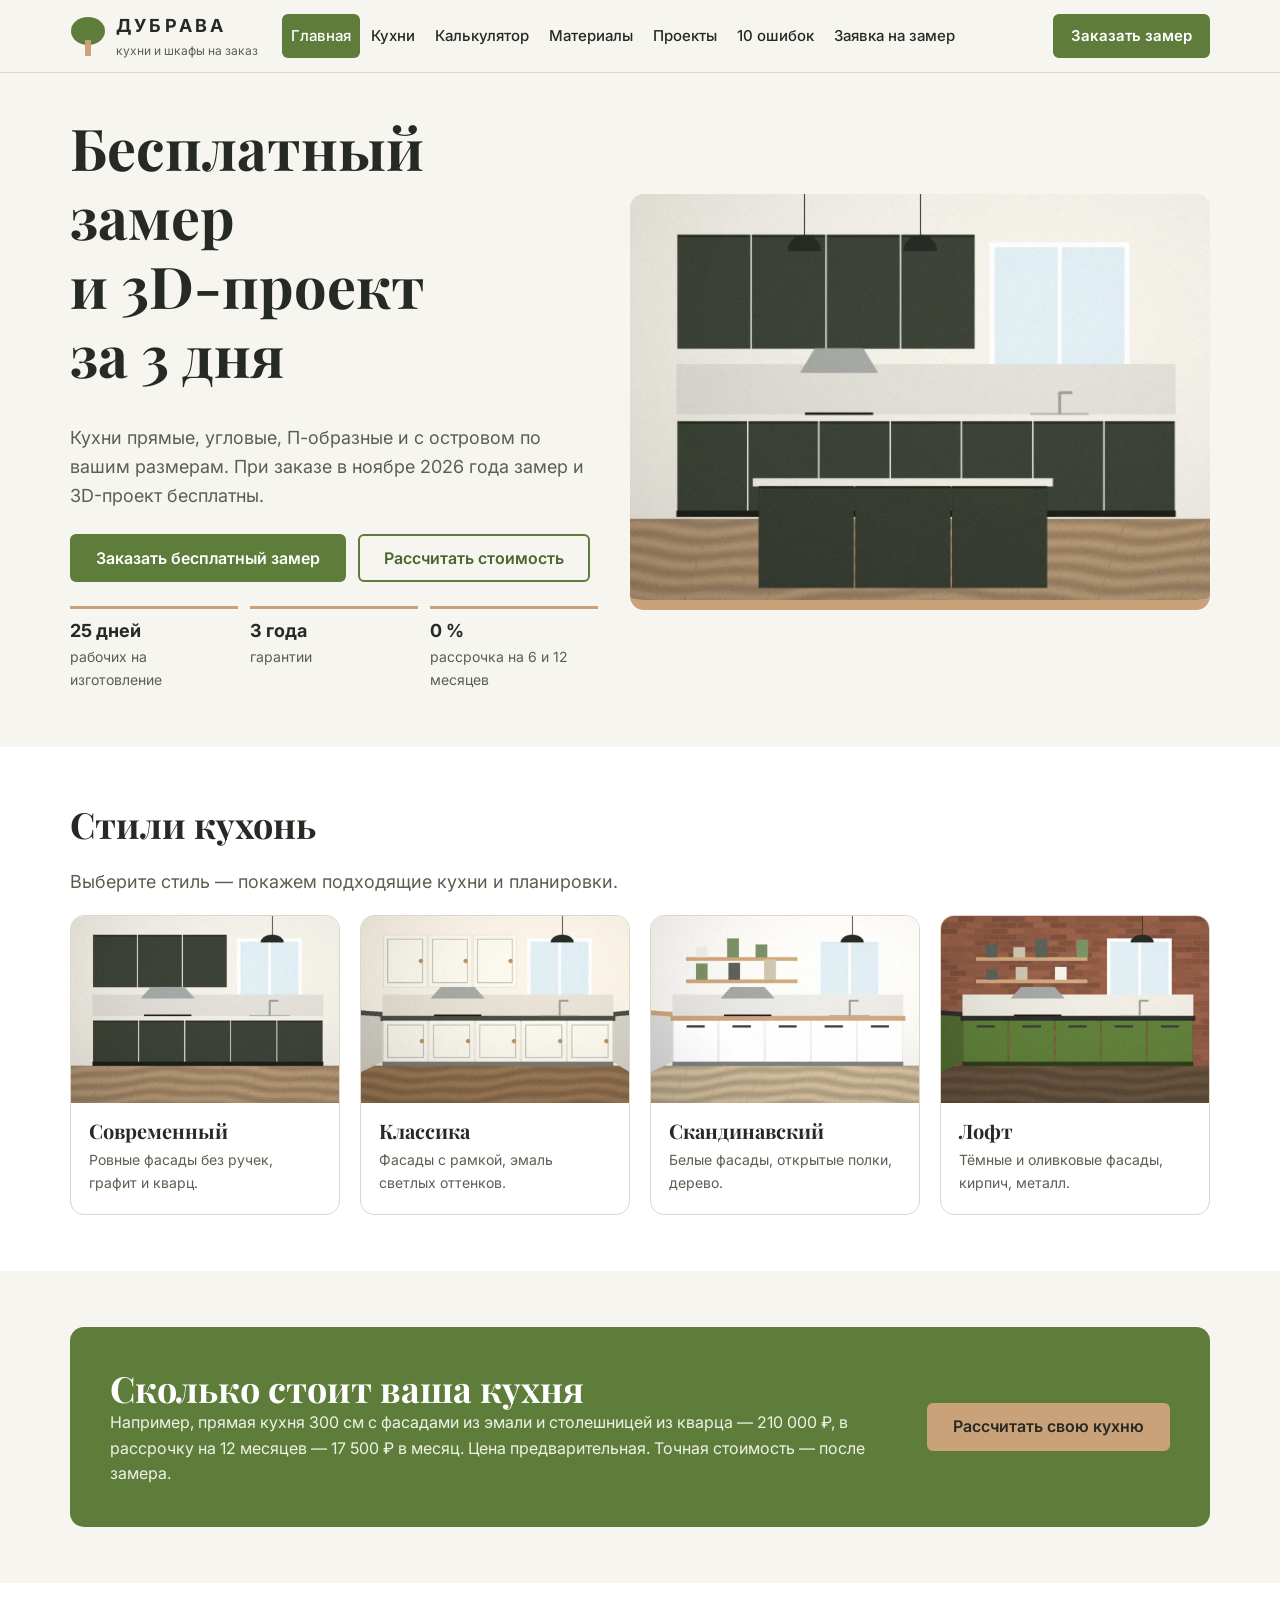
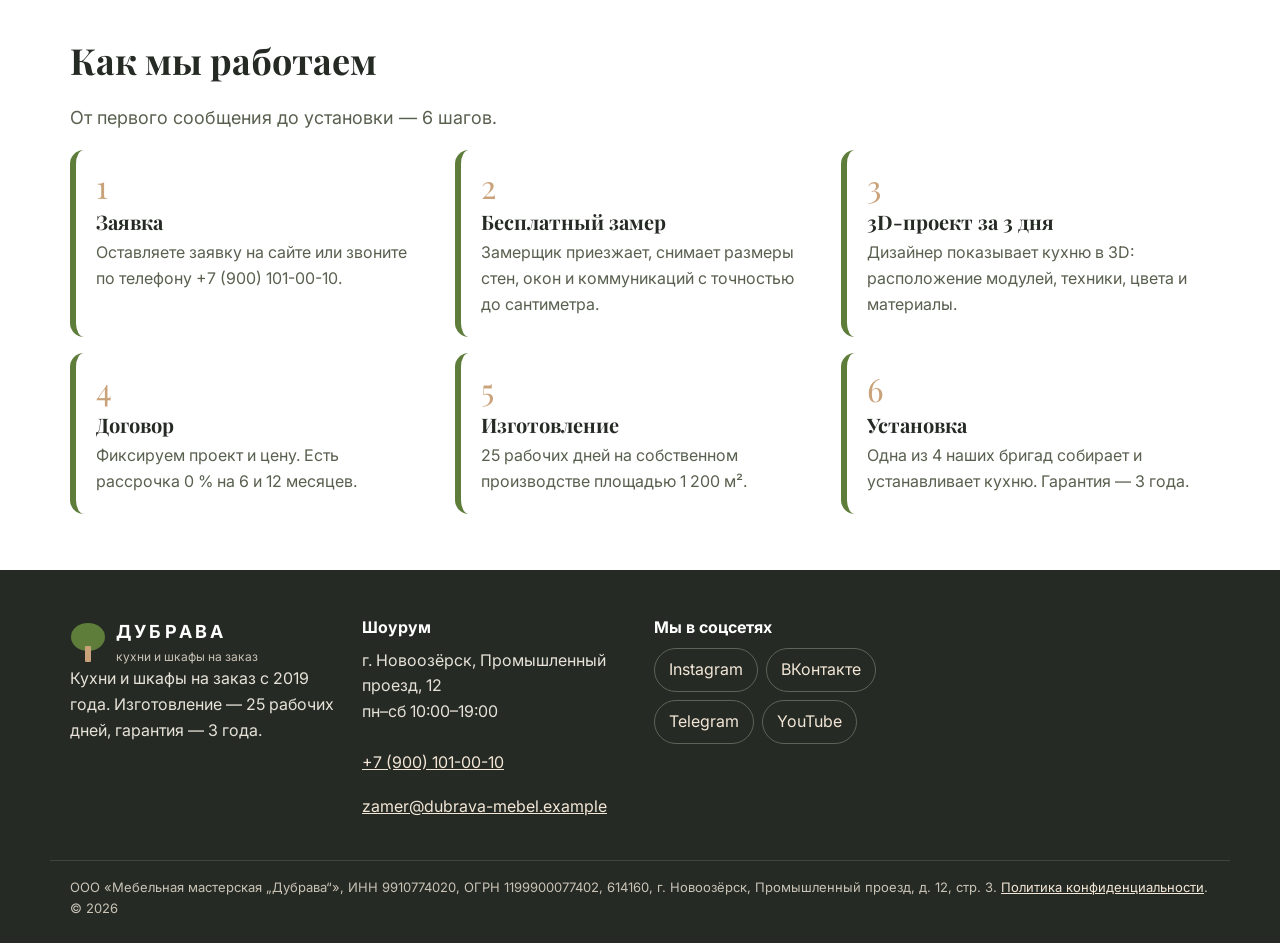
<file: index.html>
<!DOCTYPE html>
<html lang="ru">
<head>
<meta charset="utf-8">
<!-- Тег Google (gtag.js) ресурса GA4 «ДУБРАВА — сайт» -->
<script async src="https://www.googletagmanager.com/gtag/js?id=G-V7QHEY63GM"></script>
<script>
  window.dataLayer = window.dataLayer || [];
  function gtag(){dataLayer.push(arguments);}
  gtag('js', new Date());
  gtag('config', 'G-V7QHEY63GM');
</script>
<meta name="viewport" content="width=device-width, initial-scale=1">
<title>Кухни на заказ «Дубрава» — бесплатный замер и 3D-проект за 3 дня</title>
<meta name="description" content="Кухни прямые, угловые, П-образные и с островом на заказ. Изготовление 25 рабочих дней, гарантия 3 года, рассрочка 0 %. Бесплатный замер и 3D-проект в ноябре 2026.">
<meta property="og:type" content="website">
<meta property="og:locale" content="ru_RU">
<meta property="og:site_name" content="Дубрава — кухни и шкафы на заказ">
<meta property="og:title" content="Кухни на заказ «Дубрава» — бесплатный замер и 3D-проект за 3 дня">
<meta property="og:description" content="Кухни прямые, угловые, П-образные и с островом на заказ. Изготовление 25 рабочих дней, гарантия 3 года, рассрочка 0 %. Бесплатный замер и 3D-проект в ноябре 2026.">
<meta property="og:url" content="https://tz-10-kuhni-dubrava.vercel.app/">
<meta property="og:image" content="https://tz-10-kuhni-dubrava.vercel.app/img/og.jpg">
<meta property="og:image:width" content="1200">
<meta property="og:image:height" content="630">
<meta name="theme-color" content="#5E7D3A">
<link rel="icon" href="favicon.ico" sizes="any">
<link rel="preconnect" href="https://fonts.googleapis.com">
<link rel="preconnect" href="https://fonts.gstatic.com" crossorigin>
<link rel="stylesheet" href="https://fonts.googleapis.com/css2?family=Inter:wght@400;500;600;700&amp;family=Playfair+Display:wght@700&amp;display=swap">
<link rel="stylesheet" href="css/style.css">
</head>
<body>
<a class="skip-link" href="#main">Перейти к содержанию</a>
<header class="site-header">
  <div class="wrap header-in">
    <a class="logo" href="index.html" aria-label="Дубрава — на главную"><svg viewBox="0 0 36 40" aria-hidden="true"><ellipse cx="18" cy="15" rx="17" ry="14" fill="#5E7D3A"/><rect x="15" y="24" width="6" height="16" rx="1" fill="#C9A27A"/></svg><span><b>ДУБРАВА</b><small>кухни и шкафы на заказ</small></span></a>
    <nav id="menu" class="nav" aria-label="Основное меню"><ul><li><a href="index.html" class="is-active" aria-current="page">Главная</a></li><li><a href="kitchens.html">Кухни</a></li><li><a href="calculator.html">Калькулятор</a></li><li><a href="materials.html">Материалы</a></li><li><a href="projects.html">Проекты</a></li><li><a href="mistakes.html">10 ошибок</a></li><li><a href="contacts.html">Заявка на замер</a></li></ul></nav>
    <a class="header-phone" href="tel:+79001010010" data-event="contact_click" data-contact-type="phone" data-page-section="header">+7 (900) 101-00-10</a>
    <a class="btn btn-sm" href="contacts.html" data-event="cta_click" data-button-name="header_measure" data-page-section="header">Заказать замер</a>
    <button class="burger" type="button" aria-expanded="false" aria-controls="menu" aria-label="Открыть меню"><span></span></button>
  </div>
</header>
<main id="main">

<section class="hero" aria-labelledby="hero-title">
  <div class="wrap hero-grid">
    <div>
      <h1 id="hero-title">Бесплатный замер и&nbsp;3D&#8209;проект за&nbsp;3&nbsp;дня</h1>
      <p class="lead">Кухни прямые, угловые, П-образные и с островом по вашим размерам. При заказе в ноябре 2026 года замер и 3D-проект бесплатны.</p>
      <div class="hero-actions">
        <a class="btn" href="contacts.html" data-event="cta_click" data-button-name="hero_measure" data-page-section="hero">Заказать бесплатный замер</a>
        <a class="btn btn-outline" href="calculator.html">Рассчитать стоимость</a>
      </div>
      <ul class="facts">
        <li><b>25 дней</b>рабочих на изготовление</li>
        <li><b>3 года</b>гарантии</li>
        <li><b>0 %</b>рассрочка на 6 и 12 месяцев</li>
      </ul>
    </div>
    <div class="hero-photo"><img src="img/hero.webp" alt="Кухня с островом: графитовые фасады, светлая столешница, подвесные светильники" width="1200" height="840" decoding="async" fetchpriority="high"></div>
  </div>
</section>

<section class="section section-white" aria-labelledby="styles-title">
  <div class="wrap">
    <h2 id="styles-title">Стили кухонь</h2>
    <p class="lead">Выберите стиль — покажем подходящие кухни и планировки.</p>
    <div class="grid">
      <a class="card style-card" href="kitchens.html?style=modern" data-event="style_filter" data-style="modern" data-layout="all" data-page-section="styles">
        <img src="img/kitchen-olive.webp" alt="Кухня в стиле «современный»" width="800" height="560" loading="lazy" decoding="async">
        <div class="card-body"><h3>Современный</h3><p class="card-meta">Ровные фасады без ручек, графит и кварц.</p></div>
      </a>
      <a class="card style-card" href="kitchens.html?style=classic" data-event="style_filter" data-style="classic" data-layout="all" data-page-section="styles">
        <img src="img/kitchen-klassika.webp" alt="Кухня в стиле «классика»" width="800" height="560" loading="lazy" decoding="async">
        <div class="card-body"><h3>Классика</h3><p class="card-meta">Фасады с рамкой, эмаль светлых оттенков.</p></div>
      </a>
      <a class="card style-card" href="kitchens.html?style=scandi" data-event="style_filter" data-style="scandi" data-layout="all" data-page-section="styles">
        <img src="img/kitchen-dub.webp" alt="Кухня в стиле «скандинавский»" width="800" height="560" loading="lazy" decoding="async">
        <div class="card-body"><h3>Скандинавский</h3><p class="card-meta">Белые фасады, открытые полки, дерево.</p></div>
      </a>
      <a class="card style-card" href="kitchens.html?style=loft" data-event="style_filter" data-style="loft" data-layout="all" data-page-section="styles">
        <img src="img/kitchen-fabrika.webp" alt="Кухня в стиле «лофт»" width="800" height="560" loading="lazy" decoding="async">
        <div class="card-body"><h3>Лофт</h3><p class="card-meta">Тёмные и оливковые фасады, кирпич, металл.</p></div>
      </a>
    </div>
  </div>
</section>

<section class="section" aria-labelledby="calc-title">
  <div class="wrap">
    <div class="callout">
      <div>
        <h2 id="calc-title">Сколько стоит ваша кухня</h2>
        <p>Например, прямая кухня 300 см с фасадами из эмали и столешницей из кварца — 210 000 ₽, в рассрочку на 12 месяцев — 17 500 ₽ в месяц. Цена предварительная. Точная стоимость — после замера.</p>
      </div>
      <a class="btn btn-oak" href="calculator.html" data-event="cta_click" data-button-name="calc_teaser" data-page-section="calculator">Рассчитать свою кухню</a>
    </div>
  </div>
</section>

<section class="section section-white" aria-labelledby="how-title">
  <div class="wrap">
    <h2 id="how-title">Как мы работаем</h2>
    <p class="lead">От первого сообщения до установки — 6 шагов.</p>
    <ol class="steps"><li><h3>Заявка</h3><p>Оставляете заявку на сайте или звоните по телефону +7 (900) 101-00-10.</p></li><li><h3>Бесплатный замер</h3><p>Замерщик приезжает, снимает размеры стен, окон и коммуникаций с точностью до сантиметра.</p></li><li><h3>3D-проект за 3 дня</h3><p>Дизайнер показывает кухню в 3D: расположение модулей, техники, цвета и материалы.</p></li><li><h3>Договор</h3><p>Фиксируем проект и цену. Есть рассрочка 0 % на 6 и 12 месяцев.</p></li><li><h3>Изготовление</h3><p>25 рабочих дней на собственном производстве площадью 1 200 м².</p></li><li><h3>Установка</h3><p>Одна из 4 наших бригад собирает и устанавливает кухню. Гарантия — 3 года.</p></li></ol>
  </div>
</section>
</main>
<footer class="site-footer">
  <div class="wrap footer-grid">
    <div>
      <a class="logo" href="index.html" aria-label="Дубрава — на главную"><svg viewBox="0 0 36 40" aria-hidden="true"><ellipse cx="18" cy="15" rx="17" ry="14" fill="#5E7D3A"/><rect x="15" y="24" width="6" height="16" rx="1" fill="#C9A27A"/></svg><span><b>ДУБРАВА</b><small>кухни и шкафы на заказ</small></span></a>
      <p>Кухни и шкафы на заказ с 2019 года. Изготовление — 25 рабочих дней, гарантия — 3 года.</p>
    </div>
    <div class="footer-contact">
      <h2 class="footer-h">Шоурум</h2>
      <p>г. Новоозёрск, Промышленный проезд, 12<br>пн–сб 10:00–19:00</p>
      <a href="tel:+79001010010" data-event="contact_click" data-contact-type="phone" data-page-section="footer">+7 (900) 101-00-10</a><br>
      <a href="mailto:zamer@dubrava-mebel.example" data-event="contact_click" data-contact-type="email" data-page-section="footer">zamer@dubrava-mebel.example</a>
    </div>
    <div>
      <h2 class="footer-h">Мы в соцсетях</h2>
      <ul class="social"><li><a href="https://www.instagram.com/dubrava_kitchens/" target="_blank" rel="noopener" data-event="social_click" data-network="instagram" data-page-section="footer">Instagram</a></li><li><a href="https://vk.com/dubrava_kitchens" target="_blank" rel="noopener" data-event="social_click" data-network="vk" data-page-section="footer">ВКонтакте</a></li><li><a href="https://t.me/dubrava_kitchens" target="_blank" rel="noopener" data-event="social_click" data-network="telegram" data-page-section="footer">Telegram</a></li><li><a href="https://www.youtube.com/@dubrava_kitchens" target="_blank" rel="noopener" data-event="social_click" data-network="youtube" data-page-section="footer">YouTube</a></li></ul>
    </div>
  </div>
  <div class="wrap footer-legal">
    ООО «Мебельная мастерская „Дубрава“», ИНН 9910774020, ОГРН 1199900077402, 614160, г. Новоозёрск, Промышленный проезд, д. 12, стр. 3.
    <a href="privacy.html">Политика конфиденциальности</a>. © 2026
  </div>
</footer>
<script src="js/analytics.js" defer></script>
<script src="js/main.js" defer></script>
</body>
</html>
</file>
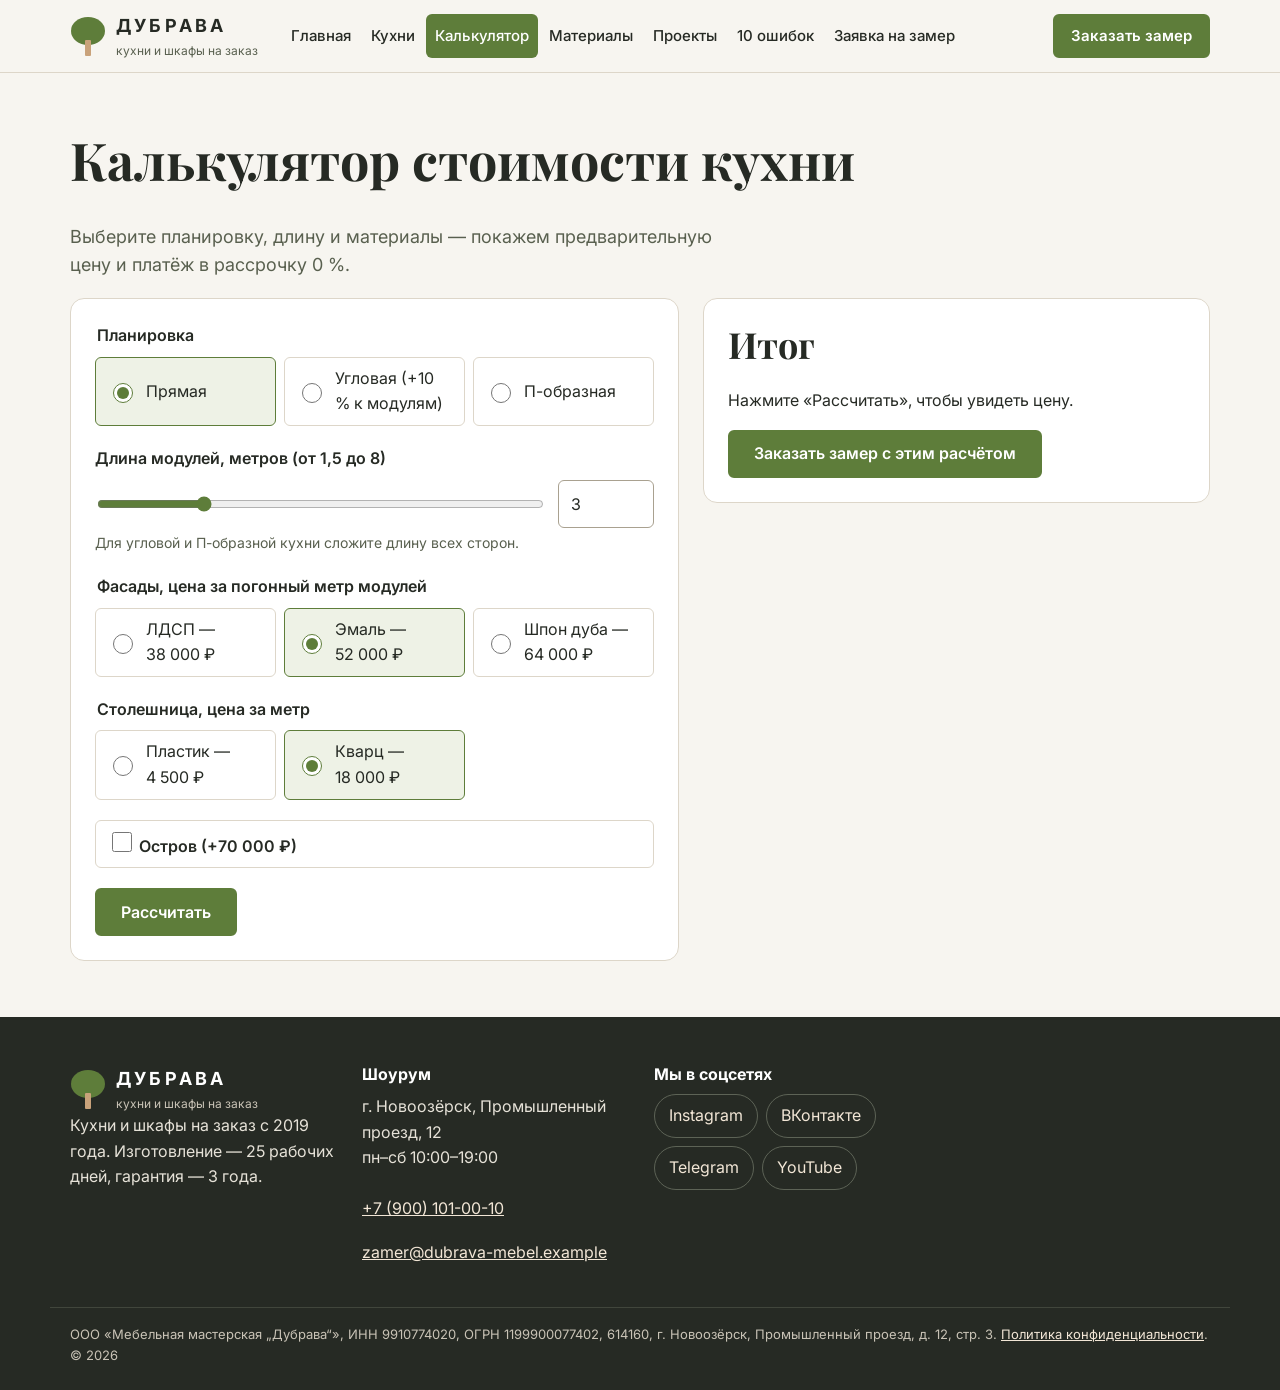
<file: calculator.html>
<!DOCTYPE html>
<html lang="ru">
<head>
<meta charset="utf-8">
<!-- Тег Google (gtag.js) ресурса GA4 «ДУБРАВА — сайт» -->
<script async src="https://www.googletagmanager.com/gtag/js?id=G-V7QHEY63GM"></script>
<script>
  window.dataLayer = window.dataLayer || [];
  function gtag(){dataLayer.push(arguments);}
  gtag('js', new Date());
  gtag('config', 'G-V7QHEY63GM');
</script>
<meta name="viewport" content="width=device-width, initial-scale=1">
<title>Калькулятор стоимости кухни — «Дубрава»</title>
<meta name="description" content="Рассчитайте предварительную стоимость кухни: планировка, длина, фасады из ЛДСП, эмали или шпона дуба, столешница, остров. Платёж в рассрочку 0 % на 6 и 12 месяцев.">
<meta property="og:type" content="website">
<meta property="og:locale" content="ru_RU">
<meta property="og:site_name" content="Дубрава — кухни и шкафы на заказ">
<meta property="og:title" content="Калькулятор стоимости кухни — «Дубрава»">
<meta property="og:description" content="Рассчитайте предварительную стоимость кухни: планировка, длина, фасады из ЛДСП, эмали или шпона дуба, столешница, остров. Платёж в рассрочку 0 % на 6 и 12 месяцев.">
<meta property="og:url" content="https://tz-10-kuhni-dubrava.vercel.app/calculator.html">
<meta property="og:image" content="https://tz-10-kuhni-dubrava.vercel.app/img/og.jpg">
<meta property="og:image:width" content="1200">
<meta property="og:image:height" content="630">
<meta name="theme-color" content="#5E7D3A">
<link rel="icon" href="favicon.ico" sizes="any">
<link rel="preconnect" href="https://fonts.googleapis.com">
<link rel="preconnect" href="https://fonts.gstatic.com" crossorigin>
<link rel="stylesheet" href="https://fonts.googleapis.com/css2?family=Inter:wght@400;500;600;700&amp;family=Playfair+Display:wght@700&amp;display=swap">
<link rel="stylesheet" href="css/style.css">
</head>
<body>
<a class="skip-link" href="#main">Перейти к содержанию</a>
<header class="site-header">
  <div class="wrap header-in">
    <a class="logo" href="index.html" aria-label="Дубрава — на главную"><svg viewBox="0 0 36 40" aria-hidden="true"><ellipse cx="18" cy="15" rx="17" ry="14" fill="#5E7D3A"/><rect x="15" y="24" width="6" height="16" rx="1" fill="#C9A27A"/></svg><span><b>ДУБРАВА</b><small>кухни и шкафы на заказ</small></span></a>
    <nav id="menu" class="nav" aria-label="Основное меню"><ul><li><a href="index.html">Главная</a></li><li><a href="kitchens.html">Кухни</a></li><li><a href="calculator.html" class="is-active" aria-current="page">Калькулятор</a></li><li><a href="materials.html">Материалы</a></li><li><a href="projects.html">Проекты</a></li><li><a href="mistakes.html">10 ошибок</a></li><li><a href="contacts.html">Заявка на замер</a></li></ul></nav>
    <a class="header-phone" href="tel:+79001010010" data-event="contact_click" data-contact-type="phone" data-page-section="header">+7 (900) 101-00-10</a>
    <a class="btn btn-sm" href="contacts.html" data-event="cta_click" data-button-name="header_measure" data-page-section="header">Заказать замер</a>
    <button class="burger" type="button" aria-expanded="false" aria-controls="menu" aria-label="Открыть меню"><span></span></button>
  </div>
</header>
<main id="main">

<section class="section" aria-labelledby="c-title">
  <div class="wrap">
    <h1 id="c-title">Калькулятор стоимости кухни</h1>
    <p class="lead">Выберите планировку, длину и материалы — покажем предварительную цену и платёж в рассрочку 0 %.</p>
    <div class="calc">
      <form id="calc-form" class="panel" novalidate>
        <fieldset class="field"><legend>Планировка</legend>
          <div class="options"><label class="option"><input type="radio" name="layout" value="straight" checked> Прямая</label><label class="option"><input type="radio" name="layout" value="corner"> Угловая (+10 % к модулям)</label><label class="option"><input type="radio" name="layout" value="u_shape"> П-образная</label></div>
        </fieldset>
        <div class="field">
          <label for="length">Длина модулей, метров (от 1,5 до 8)</label>
          <div class="length-row">
            <input type="range" id="length-range" min="1.5" max="8" step="0.1" value="3" aria-label="Длина модулей, ползунок">
            <input type="number" id="length" name="length" min="1.5" max="8" step="0.1" value="3" inputmode="decimal" aria-describedby="length-error">
          </div>
          <p class="hint">Для угловой и П-образной кухни сложите длину всех сторон.</p>
          <p class="error-text" id="length-error" aria-live="polite"></p>
        </div>
        <fieldset class="field"><legend>Фасады, цена за погонный метр модулей</legend>
          <div class="options"><label class="option"><input type="radio" name="facade" value="ldsp"> ЛДСП — 38&nbsp;000&nbsp;₽</label><label class="option"><input type="radio" name="facade" value="emal" checked> Эмаль — 52&nbsp;000&nbsp;₽</label><label class="option"><input type="radio" name="facade" value="oak"> Шпон дуба — 64&nbsp;000&nbsp;₽</label></div>
        </fieldset>
        <fieldset class="field"><legend>Столешница, цена за метр</legend>
          <div class="options"><label class="option"><input type="radio" name="top" value="plastic"> Пластик — 4&nbsp;500&nbsp;₽</label><label class="option"><input type="radio" name="top" value="quartz" checked> Кварц — 18&nbsp;000&nbsp;₽</label></div>
        </fieldset>
        <div class="field">
          <label class="option"><input type="checkbox" name="island" value="yes"> Остров (+70&nbsp;000&nbsp;₽)</label>
        </div>
        <button class="btn" type="submit">Рассчитать</button>
      </form>

      <div class="panel result" aria-live="polite">
        <h2>Итог</h2>
        <div id="calc-result" hidden>
          <p class="total" id="total"></p>
          <p class="formula" id="formula"></p>
          <p class="disclaimer">Цена предварительная. Точная стоимость — после замера.</p>
          <h3>Рассрочка 0 %</h3>
          <div class="months">
            <button type="button" class="month-btn" aria-pressed="false" data-event="installment_click" data-months="6">6 месяцев <b id="pay-6"></b></button>
            <button type="button" class="month-btn" aria-pressed="false" data-event="installment_click" data-months="12">12 месяцев <b id="pay-12"></b></button>
          </div>
        </div>
        <p id="calc-placeholder">Нажмите «Рассчитать», чтобы увидеть цену.</p>
        <a class="btn" id="calc-order" href="contacts.html" data-event="cta_click" data-button-name="calc_order" data-page-section="result">Заказать замер с этим расчётом</a>
      </div>
    </div>
  </div>
</section>
</main>
<footer class="site-footer">
  <div class="wrap footer-grid">
    <div>
      <a class="logo" href="index.html" aria-label="Дубрава — на главную"><svg viewBox="0 0 36 40" aria-hidden="true"><ellipse cx="18" cy="15" rx="17" ry="14" fill="#5E7D3A"/><rect x="15" y="24" width="6" height="16" rx="1" fill="#C9A27A"/></svg><span><b>ДУБРАВА</b><small>кухни и шкафы на заказ</small></span></a>
      <p>Кухни и шкафы на заказ с 2019 года. Изготовление — 25 рабочих дней, гарантия — 3 года.</p>
    </div>
    <div class="footer-contact">
      <h2 class="footer-h">Шоурум</h2>
      <p>г. Новоозёрск, Промышленный проезд, 12<br>пн–сб 10:00–19:00</p>
      <a href="tel:+79001010010" data-event="contact_click" data-contact-type="phone" data-page-section="footer">+7 (900) 101-00-10</a><br>
      <a href="mailto:zamer@dubrava-mebel.example" data-event="contact_click" data-contact-type="email" data-page-section="footer">zamer@dubrava-mebel.example</a>
    </div>
    <div>
      <h2 class="footer-h">Мы в соцсетях</h2>
      <ul class="social"><li><a href="https://www.instagram.com/dubrava_kitchens/" target="_blank" rel="noopener" data-event="social_click" data-network="instagram" data-page-section="footer">Instagram</a></li><li><a href="https://vk.com/dubrava_kitchens" target="_blank" rel="noopener" data-event="social_click" data-network="vk" data-page-section="footer">ВКонтакте</a></li><li><a href="https://t.me/dubrava_kitchens" target="_blank" rel="noopener" data-event="social_click" data-network="telegram" data-page-section="footer">Telegram</a></li><li><a href="https://www.youtube.com/@dubrava_kitchens" target="_blank" rel="noopener" data-event="social_click" data-network="youtube" data-page-section="footer">YouTube</a></li></ul>
    </div>
  </div>
  <div class="wrap footer-legal">
    ООО «Мебельная мастерская „Дубрава“», ИНН 9910774020, ОГРН 1199900077402, 614160, г. Новоозёрск, Промышленный проезд, д. 12, стр. 3.
    <a href="privacy.html">Политика конфиденциальности</a>. © 2026
  </div>
</footer>
<script src="js/analytics.js" defer></script>
<script src="js/main.js" defer></script>
<script src="js/calculator.js" defer></script>
</body>
</html>
</file>
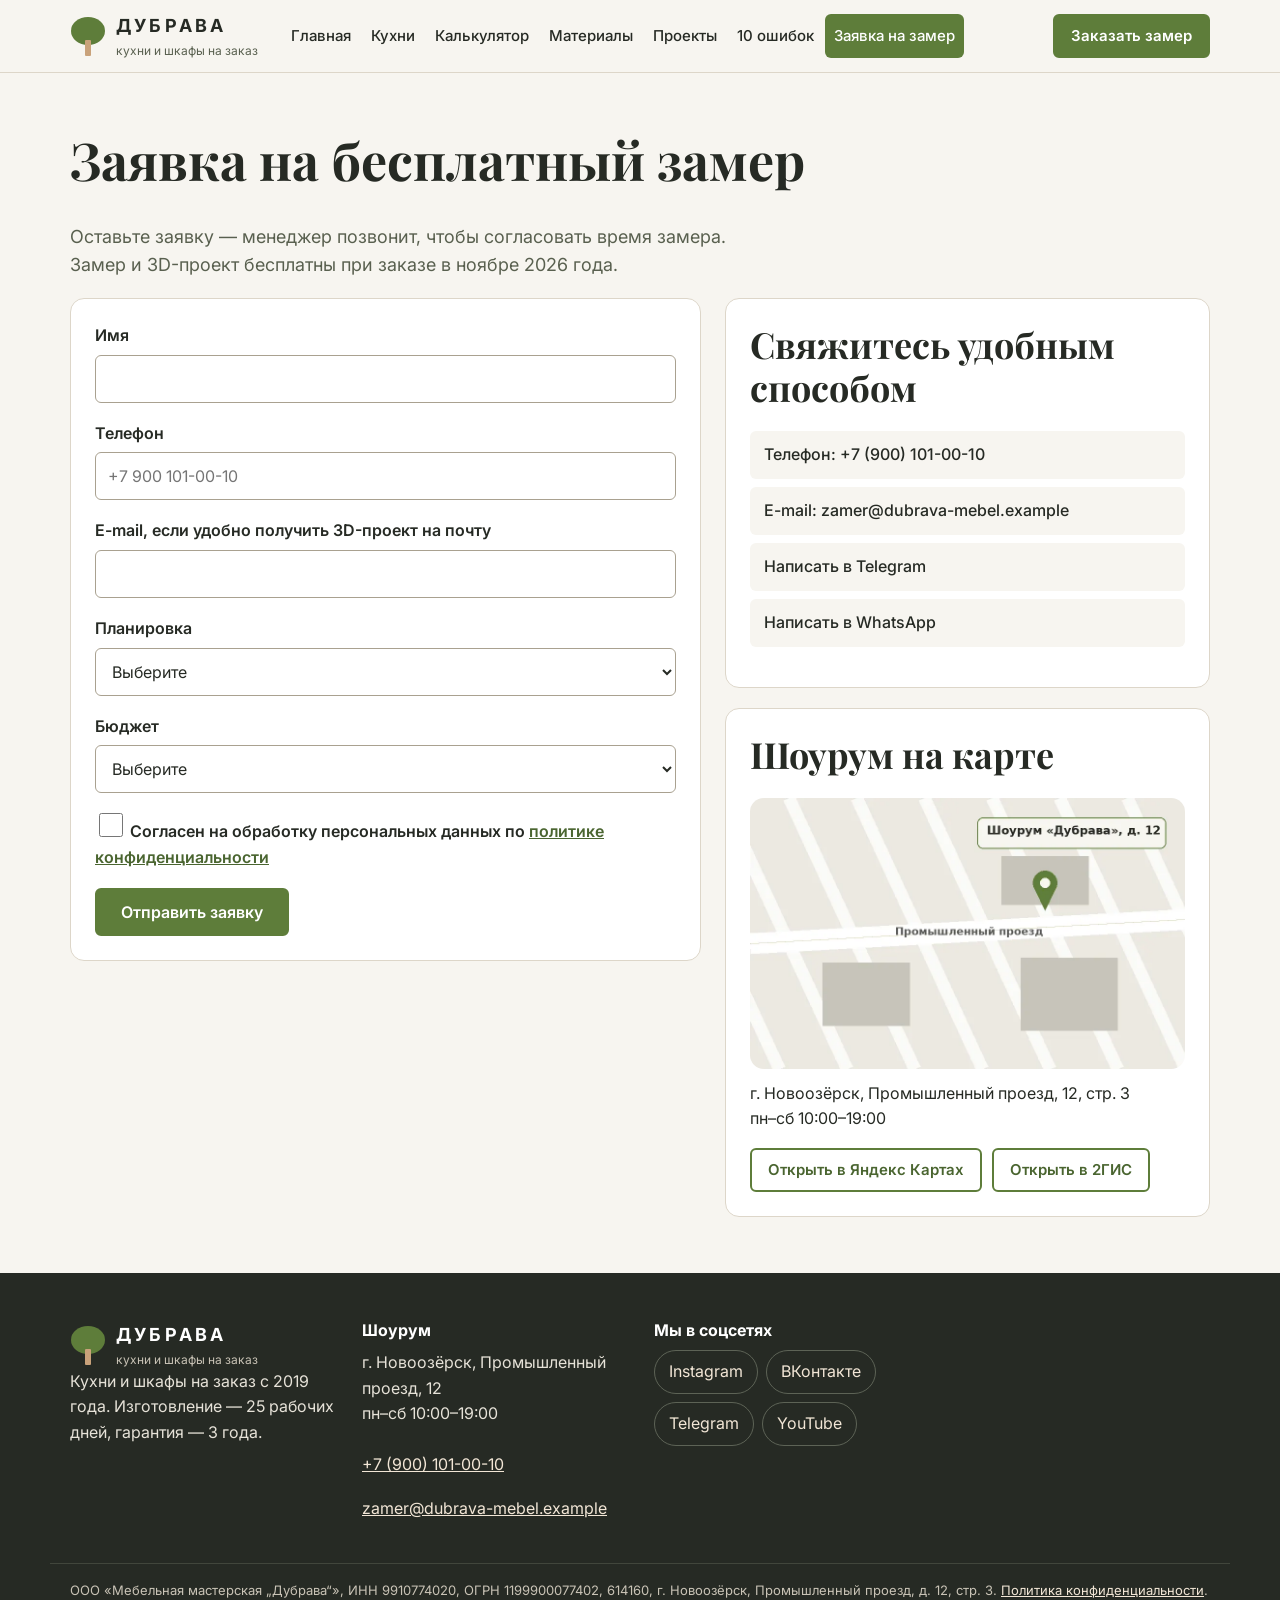
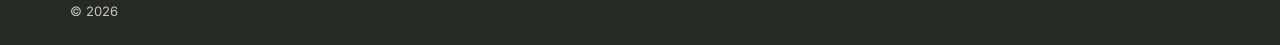
<file: contacts.html>
<!DOCTYPE html>
<html lang="ru">
<head>
<meta charset="utf-8">
<!-- Тег Google (gtag.js) ресурса GA4 «ДУБРАВА — сайт» -->
<script async src="https://www.googletagmanager.com/gtag/js?id=G-V7QHEY63GM"></script>
<script>
  window.dataLayer = window.dataLayer || [];
  function gtag(){dataLayer.push(arguments);}
  gtag('js', new Date());
  gtag('config', 'G-V7QHEY63GM');
</script>
<meta name="viewport" content="width=device-width, initial-scale=1">
<title>Заявка на бесплатный замер кухни — «Дубрава»</title>
<meta name="description" content="Оставьте заявку на бесплатный замер и 3D-проект кухни за 3 дня. Телефон +7 (900) 101-00-10, Telegram, WhatsApp. Шоурум: Промышленный проезд, 12, пн–сб 10:00–19:00.">
<meta property="og:type" content="website">
<meta property="og:locale" content="ru_RU">
<meta property="og:site_name" content="Дубрава — кухни и шкафы на заказ">
<meta property="og:title" content="Заявка на бесплатный замер кухни — «Дубрава»">
<meta property="og:description" content="Оставьте заявку на бесплатный замер и 3D-проект кухни за 3 дня. Телефон +7 (900) 101-00-10, Telegram, WhatsApp. Шоурум: Промышленный проезд, 12, пн–сб 10:00–19:00.">
<meta property="og:url" content="https://tz-10-kuhni-dubrava.vercel.app/contacts.html">
<meta property="og:image" content="https://tz-10-kuhni-dubrava.vercel.app/img/og.jpg">
<meta property="og:image:width" content="1200">
<meta property="og:image:height" content="630">
<meta name="theme-color" content="#5E7D3A">
<link rel="icon" href="favicon.ico" sizes="any">
<link rel="preconnect" href="https://fonts.googleapis.com">
<link rel="preconnect" href="https://fonts.gstatic.com" crossorigin>
<link rel="stylesheet" href="https://fonts.googleapis.com/css2?family=Inter:wght@400;500;600;700&amp;family=Playfair+Display:wght@700&amp;display=swap">
<link rel="stylesheet" href="css/style.css">
</head>
<body>
<a class="skip-link" href="#main">Перейти к содержанию</a>
<header class="site-header">
  <div class="wrap header-in">
    <a class="logo" href="index.html" aria-label="Дубрава — на главную"><svg viewBox="0 0 36 40" aria-hidden="true"><ellipse cx="18" cy="15" rx="17" ry="14" fill="#5E7D3A"/><rect x="15" y="24" width="6" height="16" rx="1" fill="#C9A27A"/></svg><span><b>ДУБРАВА</b><small>кухни и шкафы на заказ</small></span></a>
    <nav id="menu" class="nav" aria-label="Основное меню"><ul><li><a href="index.html">Главная</a></li><li><a href="kitchens.html">Кухни</a></li><li><a href="calculator.html">Калькулятор</a></li><li><a href="materials.html">Материалы</a></li><li><a href="projects.html">Проекты</a></li><li><a href="mistakes.html">10 ошибок</a></li><li><a href="contacts.html" class="is-active" aria-current="page">Заявка на замер</a></li></ul></nav>
    <a class="header-phone" href="tel:+79001010010" data-event="contact_click" data-contact-type="phone" data-page-section="header">+7 (900) 101-00-10</a>
    <a class="btn btn-sm" href="contacts.html" data-event="cta_click" data-button-name="header_measure" data-page-section="header">Заказать замер</a>
    <button class="burger" type="button" aria-expanded="false" aria-controls="menu" aria-label="Открыть меню"><span></span></button>
  </div>
</header>
<main id="main">

<section class="section" aria-labelledby="ct-title">
  <div class="wrap">
    <h1 id="ct-title">Заявка на бесплатный замер</h1>
    <p class="lead">Оставьте заявку — менеджер позвонит, чтобы согласовать время замера. Замер и 3D-проект бесплатны при заказе в ноябре 2026 года.</p>
    <div class="two-cols">
      <form id="lead-form" class="panel" novalidate aria-labelledby="ct-title">
        <p class="form-message" id="form-message" role="alert" hidden></p>
        <div class="form-row">
          <label for="name">Имя</label>
          <input type="text" id="name" name="name" autocomplete="name" maxlength="60" aria-describedby="name-error">
          <p class="error-text" id="name-error"></p>
        </div>
        <div class="form-row">
          <label for="phone">Телефон</label>
          <input type="tel" id="phone" name="phone" autocomplete="tel" inputmode="tel" placeholder="+7 900 101-00-10" maxlength="20" aria-describedby="phone-error">
          <p class="error-text" id="phone-error"></p>
        </div>
        <div class="form-row">
          <label for="email">E-mail, если удобно получить 3D-проект на почту</label>
          <input type="email" id="email" name="email" autocomplete="email" maxlength="100" aria-describedby="email-error">
          <p class="error-text" id="email-error"></p>
        </div>
        <div class="form-row">
          <label for="layout">Планировка</label>
          <select id="layout" name="layout" aria-describedby="layout-error"><option value="">Выберите</option><option value="straight">Прямая</option><option value="corner">Угловая</option><option value="u_shape">П-образная</option><option value="island">С островом</option></select>
          <p class="error-text" id="layout-error"></p>
        </div>
        <div class="form-row">
          <label for="budget">Бюджет</label>
          <select id="budget" name="budget" aria-describedby="budget-error"><option value="">Выберите</option><option value="to_300k">До 300 000 ₽</option><option value="300_500k">300 000 – 500 000 ₽</option><option value="over_500k">Больше 500 000 ₽</option><option value="unknown">Пока не знаю</option></select>
          <p class="error-text" id="budget-error"></p>
        </div>
        <div class="form-row calc-chip" id="calc-info" hidden>
          <span>Расчёт калькулятора: <b id="calc-value"></b></span>
          <button type="button" class="btn btn-sm btn-outline" id="calc-reset">Убрать расчёт</button>
        </div>
        <input type="hidden" name="calc_price" value="">
        <input type="hidden" name="request_id" value="">
        <input type="hidden" name="utm_source" value="">
        <input type="hidden" name="utm_medium" value="">
        <input type="hidden" name="utm_campaign" value="">
        <input type="hidden" name="utm_content" value="">
        <div class="form-row">
          <label class="consent"><input type="checkbox" id="consent" name="consent" aria-describedby="consent-error"> <span>Согласен на обработку персональных данных по <a href="privacy.html" target="_blank">политике конфиденциальности</a></span></label>
          <p class="error-text" id="consent-error"></p>
        </div>
        <button class="btn" type="submit">Отправить заявку</button>
      </form>

      <div>
        <div class="panel">
          <h2>Свяжитесь удобным способом</h2>
          <ul class="contact-list">
            <li><a href="tel:+79001010010" data-event="contact_click" data-contact-type="phone" data-page-section="contacts">Телефон: +7 (900) 101-00-10</a></li>
            <li><a href="mailto:zamer@dubrava-mebel.example" data-event="contact_click" data-contact-type="email" data-page-section="contacts">E-mail: zamer@dubrava-mebel.example</a></li>
            <li><a href="https://t.me/dubrava_sales" target="_blank" rel="noopener" data-event="messenger_click" data-messenger="telegram">Написать в Telegram</a></li>
            <li><a href="https://wa.me/79001010010" target="_blank" rel="noopener" data-event="messenger_click" data-messenger="whatsapp">Написать в WhatsApp</a></li>
          </ul>
        </div>
        <div class="panel map-box" style="margin-top:20px">
          <h2>Шоурум на карте</h2>
          <img src="img/map-showroom.webp" alt="Схема проезда: шоурум «Дубрава» на Промышленном проезде, 12" width="900" height="560" loading="lazy" decoding="async">
          <p style="margin-top:12px">г. Новоозёрск, Промышленный проезд, 12, стр. 3<br>пн–сб 10:00–19:00</p>
          <div class="actions">
            <a class="btn btn-sm btn-outline" href="https://yandex.ru/maps/?text=%D0%9D%D0%BE%D0%B2%D0%BE%D0%BE%D0%B7%D1%91%D1%80%D1%81%D0%BA%2C%20%D0%9F%D1%80%D0%BE%D0%BC%D1%8B%D1%88%D0%BB%D0%B5%D0%BD%D0%BD%D1%8B%D0%B9%20%D0%BF%D1%80%D0%BE%D0%B5%D0%B7%D0%B4%2C%2012" target="_blank" rel="noopener" data-event="map_open" data-map-service="yandex">Открыть в Яндекс Картах</a>
            <a class="btn btn-sm btn-outline" href="https://2gis.ru/search/%D0%9F%D1%80%D0%BE%D0%BC%D1%8B%D1%88%D0%BB%D0%B5%D0%BD%D0%BD%D1%8B%D0%B9%20%D0%BF%D1%80%D0%BE%D0%B5%D0%B7%D0%B4%2012" target="_blank" rel="noopener" data-event="map_open" data-map-service="2gis">Открыть в 2ГИС</a>
          </div>
        </div>
      </div>
    </div>
  </div>
</section>
</main>
<footer class="site-footer">
  <div class="wrap footer-grid">
    <div>
      <a class="logo" href="index.html" aria-label="Дубрава — на главную"><svg viewBox="0 0 36 40" aria-hidden="true"><ellipse cx="18" cy="15" rx="17" ry="14" fill="#5E7D3A"/><rect x="15" y="24" width="6" height="16" rx="1" fill="#C9A27A"/></svg><span><b>ДУБРАВА</b><small>кухни и шкафы на заказ</small></span></a>
      <p>Кухни и шкафы на заказ с 2019 года. Изготовление — 25 рабочих дней, гарантия — 3 года.</p>
    </div>
    <div class="footer-contact">
      <h2 class="footer-h">Шоурум</h2>
      <p>г. Новоозёрск, Промышленный проезд, 12<br>пн–сб 10:00–19:00</p>
      <a href="tel:+79001010010" data-event="contact_click" data-contact-type="phone" data-page-section="footer">+7 (900) 101-00-10</a><br>
      <a href="mailto:zamer@dubrava-mebel.example" data-event="contact_click" data-contact-type="email" data-page-section="footer">zamer@dubrava-mebel.example</a>
    </div>
    <div>
      <h2 class="footer-h">Мы в соцсетях</h2>
      <ul class="social"><li><a href="https://www.instagram.com/dubrava_kitchens/" target="_blank" rel="noopener" data-event="social_click" data-network="instagram" data-page-section="footer">Instagram</a></li><li><a href="https://vk.com/dubrava_kitchens" target="_blank" rel="noopener" data-event="social_click" data-network="vk" data-page-section="footer">ВКонтакте</a></li><li><a href="https://t.me/dubrava_kitchens" target="_blank" rel="noopener" data-event="social_click" data-network="telegram" data-page-section="footer">Telegram</a></li><li><a href="https://www.youtube.com/@dubrava_kitchens" target="_blank" rel="noopener" data-event="social_click" data-network="youtube" data-page-section="footer">YouTube</a></li></ul>
    </div>
  </div>
  <div class="wrap footer-legal">
    ООО «Мебельная мастерская „Дубрава“», ИНН 9910774020, ОГРН 1199900077402, 614160, г. Новоозёрск, Промышленный проезд, д. 12, стр. 3.
    <a href="privacy.html">Политика конфиденциальности</a>. © 2026
  </div>
</footer>
<script src="js/analytics.js" defer></script>
<script src="js/main.js" defer></script>
<script src="js/form.js" defer></script>
</body>
</html>
</file>
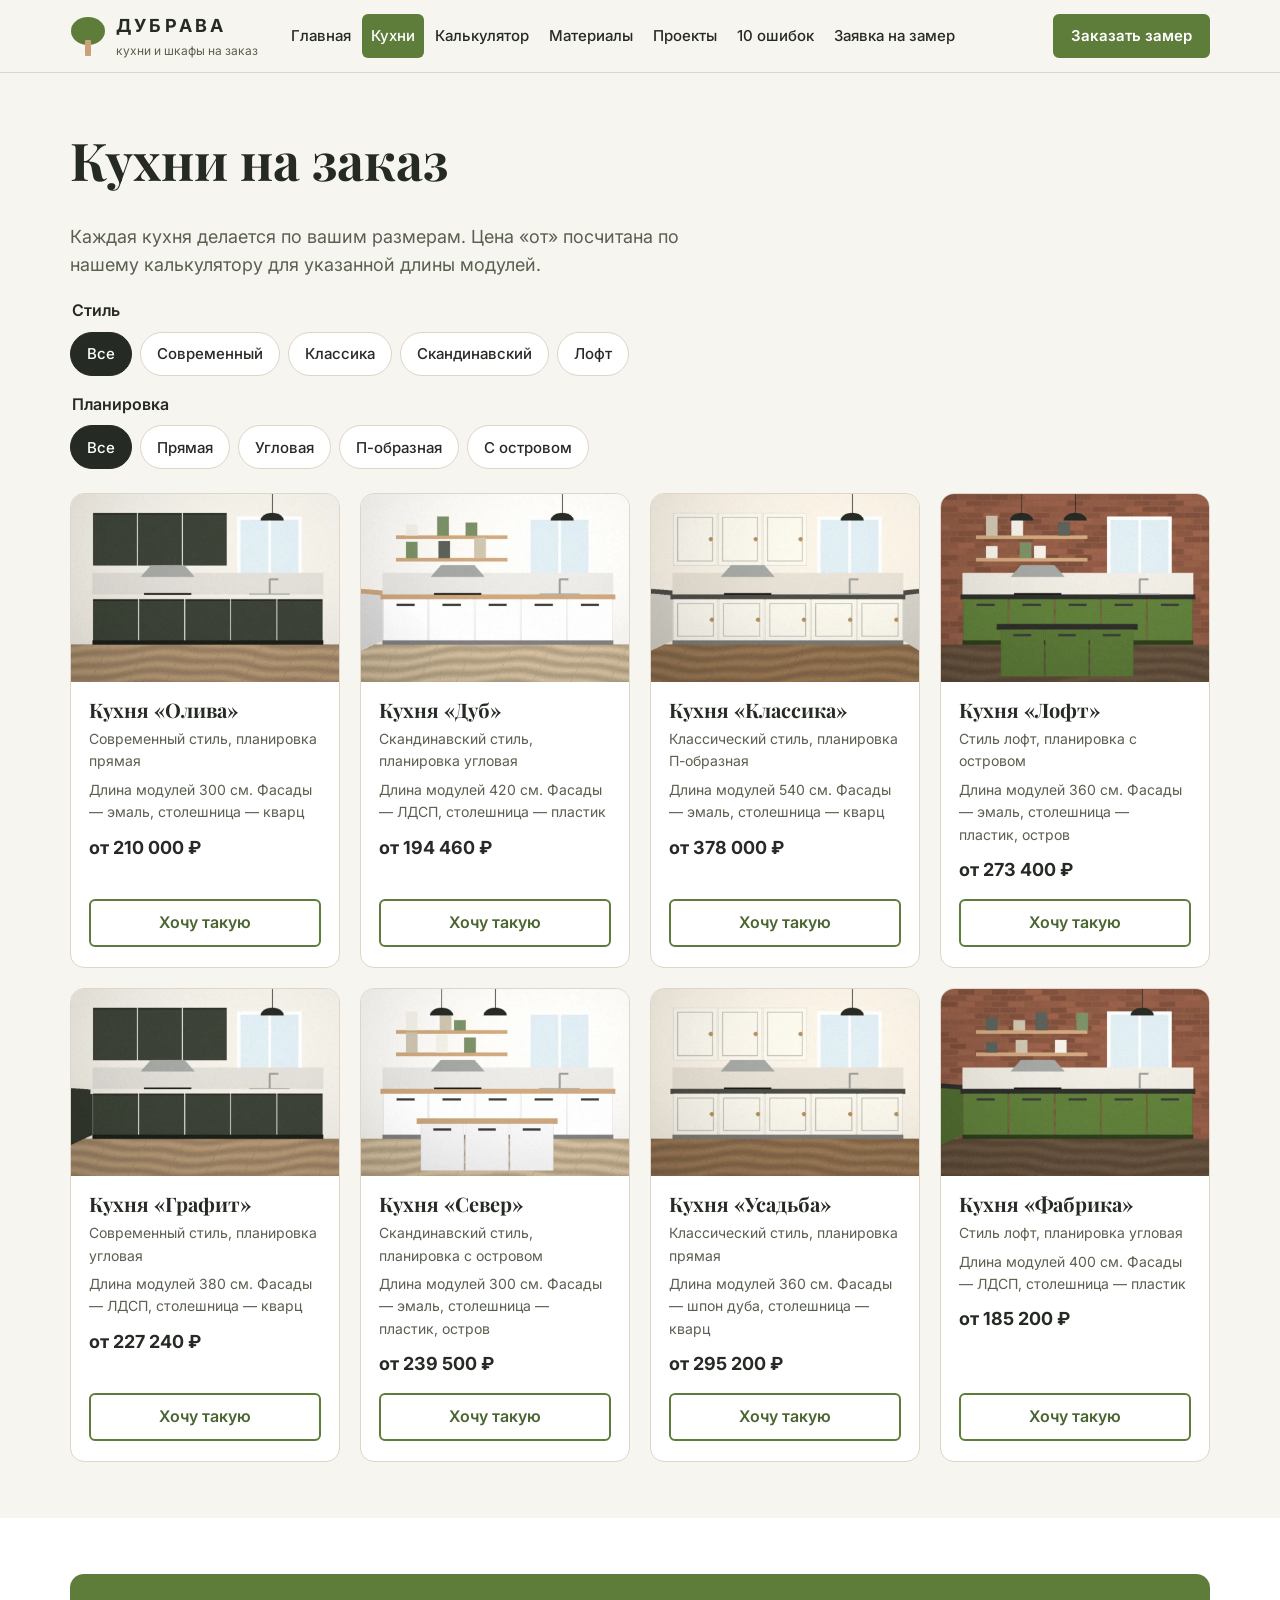
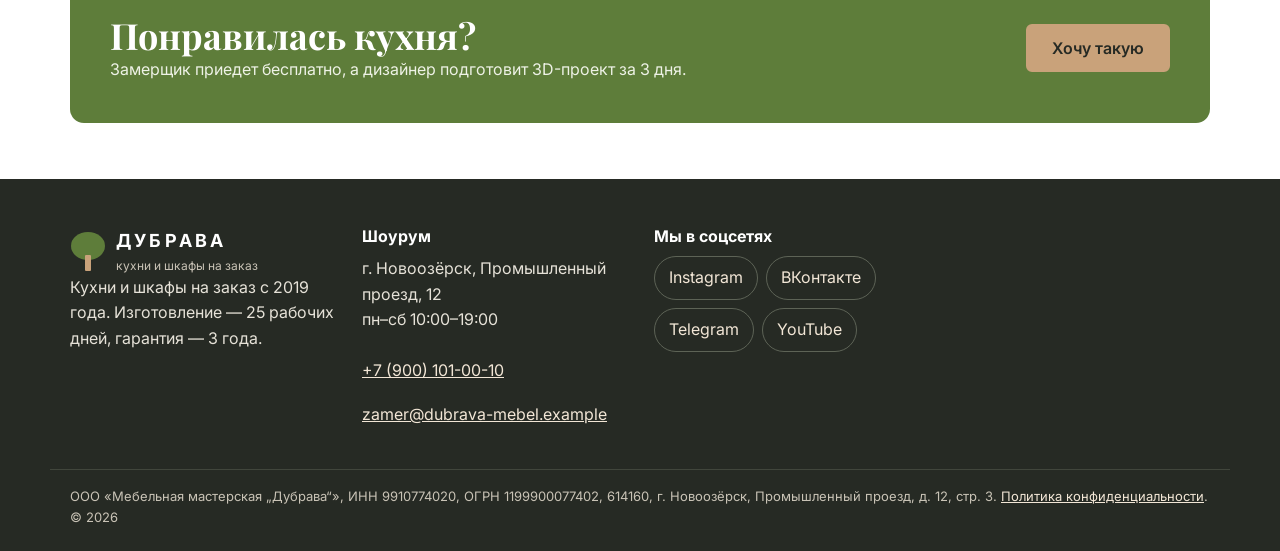
<file: kitchens.html>
<!DOCTYPE html>
<html lang="ru">
<head>
<meta charset="utf-8">
<!-- Тег Google (gtag.js) ресурса GA4 «ДУБРАВА — сайт» -->
<script async src="https://www.googletagmanager.com/gtag/js?id=G-V7QHEY63GM"></script>
<script>
  window.dataLayer = window.dataLayer || [];
  function gtag(){dataLayer.push(arguments);}
  gtag('js', new Date());
  gtag('config', 'G-V7QHEY63GM');
</script>
<meta name="viewport" content="width=device-width, initial-scale=1">
<title>Кухни на заказ: стили и планировки — «Дубрава»</title>
<meta name="description" content="Примеры кухонь: современный стиль, классика, скандинавский, лофт. Прямые, угловые, П-образные кухни и кухни с островом. Цены от расчёта калькулятора.">
<meta property="og:type" content="website">
<meta property="og:locale" content="ru_RU">
<meta property="og:site_name" content="Дубрава — кухни и шкафы на заказ">
<meta property="og:title" content="Кухни на заказ: стили и планировки — «Дубрава»">
<meta property="og:description" content="Примеры кухонь: современный стиль, классика, скандинавский, лофт. Прямые, угловые, П-образные кухни и кухни с островом. Цены от расчёта калькулятора.">
<meta property="og:url" content="https://tz-10-kuhni-dubrava.vercel.app/kitchens.html">
<meta property="og:image" content="https://tz-10-kuhni-dubrava.vercel.app/img/og.jpg">
<meta property="og:image:width" content="1200">
<meta property="og:image:height" content="630">
<meta name="theme-color" content="#5E7D3A">
<link rel="icon" href="favicon.ico" sizes="any">
<link rel="preconnect" href="https://fonts.googleapis.com">
<link rel="preconnect" href="https://fonts.gstatic.com" crossorigin>
<link rel="stylesheet" href="https://fonts.googleapis.com/css2?family=Inter:wght@400;500;600;700&amp;family=Playfair+Display:wght@700&amp;display=swap">
<link rel="stylesheet" href="css/style.css">
</head>
<body>
<a class="skip-link" href="#main">Перейти к содержанию</a>
<header class="site-header">
  <div class="wrap header-in">
    <a class="logo" href="index.html" aria-label="Дубрава — на главную"><svg viewBox="0 0 36 40" aria-hidden="true"><ellipse cx="18" cy="15" rx="17" ry="14" fill="#5E7D3A"/><rect x="15" y="24" width="6" height="16" rx="1" fill="#C9A27A"/></svg><span><b>ДУБРАВА</b><small>кухни и шкафы на заказ</small></span></a>
    <nav id="menu" class="nav" aria-label="Основное меню"><ul><li><a href="index.html">Главная</a></li><li><a href="kitchens.html" class="is-active" aria-current="page">Кухни</a></li><li><a href="calculator.html">Калькулятор</a></li><li><a href="materials.html">Материалы</a></li><li><a href="projects.html">Проекты</a></li><li><a href="mistakes.html">10 ошибок</a></li><li><a href="contacts.html">Заявка на замер</a></li></ul></nav>
    <a class="header-phone" href="tel:+79001010010" data-event="contact_click" data-contact-type="phone" data-page-section="header">+7 (900) 101-00-10</a>
    <a class="btn btn-sm" href="contacts.html" data-event="cta_click" data-button-name="header_measure" data-page-section="header">Заказать замер</a>
    <button class="burger" type="button" aria-expanded="false" aria-controls="menu" aria-label="Открыть меню"><span></span></button>
  </div>
</header>
<main id="main">

<section class="section" aria-labelledby="k-title">
  <div class="wrap">
    <h1 id="k-title">Кухни на заказ</h1>
    <p class="lead">Каждая кухня делается по вашим размерам. Цена «от» посчитана по нашему калькулятору для указанной длины модулей.</p>

    <div class="filter" id="island" role="group" aria-label="Фильтр кухонь">
      <fieldset class="filter-group"><legend>Стиль</legend><div class="chips"><button type="button" class="chip" data-group="style" data-value="all" aria-pressed="true">Все</button><button type="button" class="chip" data-group="style" data-value="modern" aria-pressed="false">Современный</button><button type="button" class="chip" data-group="style" data-value="classic" aria-pressed="false">Классика</button><button type="button" class="chip" data-group="style" data-value="scandi" aria-pressed="false">Скандинавский</button><button type="button" class="chip" data-group="style" data-value="loft" aria-pressed="false">Лофт</button></div></fieldset>
      <fieldset class="filter-group"><legend>Планировка</legend><div class="chips"><button type="button" class="chip" data-group="layout" data-value="all" aria-pressed="true">Все</button><button type="button" class="chip" data-group="layout" data-value="straight" aria-pressed="false">Прямая</button><button type="button" class="chip" data-group="layout" data-value="corner" aria-pressed="false">Угловая</button><button type="button" class="chip" data-group="layout" data-value="u_shape" aria-pressed="false">П-образная</button><button type="button" class="chip" data-group="layout" data-value="island" aria-pressed="false">С островом</button></div></fieldset>
    </div>
    <div class="note" id="island-note" hidden>
      <h2 class="h3">Когда остров удобен</h2>
      <p>Проход между островом и кухней — от 100 до 120 см: так можно открыть посудомойку и пройти вдвоём. Глубина острова — от 60 см. Остров добавляет к цене 70 000 ₽.</p>
    </div>

    <div class="grid" aria-live="polite">
      <article class="card kitchen-card" data-style="modern" data-layout="straight">
        <img src="img/kitchen-olive.webp" alt="Кухня «Олива»: современный стиль, прямая планировка" width="800" height="560" loading="lazy" decoding="async">
        <div class="card-body">
          <h3>Кухня «Олива»</h3>
          <p class="card-meta">Современный стиль, планировка прямая</p>
          <p class="card-meta">Длина модулей 300 см. Фасады — эмаль, столешница — кварц</p>
          <p class="price">от 210 000 ₽</p>
          <a class="btn btn-outline" href="contacts.html" data-want-layout="straight" data-event="cta_click" data-button-name="kitchen_want" data-kitchen-id="olive" data-page-section="cards">Хочу такую</a>
        </div>
      </article>
      <article class="card kitchen-card" data-style="scandi" data-layout="corner">
        <img src="img/kitchen-dub.webp" alt="Кухня «Дуб»: скандинавский стиль, угловая планировка" width="800" height="560" loading="lazy" decoding="async">
        <div class="card-body">
          <h3>Кухня «Дуб»</h3>
          <p class="card-meta">Скандинавский стиль, планировка угловая</p>
          <p class="card-meta">Длина модулей 420 см. Фасады — ЛДСП, столешница — пластик</p>
          <p class="price">от 194 460 ₽</p>
          <a class="btn btn-outline" href="contacts.html" data-want-layout="corner" data-event="cta_click" data-button-name="kitchen_want" data-kitchen-id="dub" data-page-section="cards">Хочу такую</a>
        </div>
      </article>
      <article class="card kitchen-card" data-style="classic" data-layout="u_shape">
        <img src="img/kitchen-klassika.webp" alt="Кухня «Классика»: классический стиль, П-образная планировка" width="800" height="560" loading="lazy" decoding="async">
        <div class="card-body">
          <h3>Кухня «Классика»</h3>
          <p class="card-meta">Классический стиль, планировка П-образная</p>
          <p class="card-meta">Длина модулей 540 см. Фасады — эмаль, столешница — кварц</p>
          <p class="price">от 378 000 ₽</p>
          <a class="btn btn-outline" href="contacts.html" data-want-layout="u_shape" data-event="cta_click" data-button-name="kitchen_want" data-kitchen-id="klassika" data-page-section="cards">Хочу такую</a>
        </div>
      </article>
      <article class="card kitchen-card" data-style="loft" data-layout="island">
        <img src="img/kitchen-loft.webp" alt="Кухня «Лофт»: стиль лофт, с островом планировка" width="800" height="560" loading="lazy" decoding="async">
        <div class="card-body">
          <h3>Кухня «Лофт»</h3>
          <p class="card-meta">Стиль лофт, планировка с островом</p>
          <p class="card-meta">Длина модулей 360 см. Фасады — эмаль, столешница — пластик, остров</p>
          <p class="price">от 273 400 ₽</p>
          <a class="btn btn-outline" href="contacts.html" data-want-layout="island" data-event="cta_click" data-button-name="kitchen_want" data-kitchen-id="loft" data-page-section="cards">Хочу такую</a>
        </div>
      </article>
      <article class="card kitchen-card" data-style="modern" data-layout="corner">
        <img src="img/kitchen-grafit.webp" alt="Кухня «Графит»: современный стиль, угловая планировка" width="800" height="560" loading="lazy" decoding="async">
        <div class="card-body">
          <h3>Кухня «Графит»</h3>
          <p class="card-meta">Современный стиль, планировка угловая</p>
          <p class="card-meta">Длина модулей 380 см. Фасады — ЛДСП, столешница — кварц</p>
          <p class="price">от 227 240 ₽</p>
          <a class="btn btn-outline" href="contacts.html" data-want-layout="corner" data-event="cta_click" data-button-name="kitchen_want" data-kitchen-id="grafit" data-page-section="cards">Хочу такую</a>
        </div>
      </article>
      <article class="card kitchen-card" data-style="scandi" data-layout="island">
        <img src="img/kitchen-sever.webp" alt="Кухня «Север»: скандинавский стиль, с островом планировка" width="800" height="560" loading="lazy" decoding="async">
        <div class="card-body">
          <h3>Кухня «Север»</h3>
          <p class="card-meta">Скандинавский стиль, планировка с островом</p>
          <p class="card-meta">Длина модулей 300 см. Фасады — эмаль, столешница — пластик, остров</p>
          <p class="price">от 239 500 ₽</p>
          <a class="btn btn-outline" href="contacts.html" data-want-layout="island" data-event="cta_click" data-button-name="kitchen_want" data-kitchen-id="sever" data-page-section="cards">Хочу такую</a>
        </div>
      </article>
      <article class="card kitchen-card" data-style="classic" data-layout="straight">
        <img src="img/kitchen-usadba.webp" alt="Кухня «Усадьба»: классический стиль, прямая планировка" width="800" height="560" loading="lazy" decoding="async">
        <div class="card-body">
          <h3>Кухня «Усадьба»</h3>
          <p class="card-meta">Классический стиль, планировка прямая</p>
          <p class="card-meta">Длина модулей 360 см. Фасады — шпон дуба, столешница — кварц</p>
          <p class="price">от 295 200 ₽</p>
          <a class="btn btn-outline" href="contacts.html" data-want-layout="straight" data-event="cta_click" data-button-name="kitchen_want" data-kitchen-id="usadba" data-page-section="cards">Хочу такую</a>
        </div>
      </article>
      <article class="card kitchen-card" data-style="loft" data-layout="corner">
        <img src="img/kitchen-fabrika.webp" alt="Кухня «Фабрика»: стиль лофт, угловая планировка" width="800" height="560" loading="lazy" decoding="async">
        <div class="card-body">
          <h3>Кухня «Фабрика»</h3>
          <p class="card-meta">Стиль лофт, планировка угловая</p>
          <p class="card-meta">Длина модулей 400 см. Фасады — ЛДСП, столешница — пластик</p>
          <p class="price">от 185 200 ₽</p>
          <a class="btn btn-outline" href="contacts.html" data-want-layout="corner" data-event="cta_click" data-button-name="kitchen_want" data-kitchen-id="fabrika" data-page-section="cards">Хочу такую</a>
        </div>
      </article>
    </div>
    <p class="empty" id="empty" hidden>Такой кухни в примерах нет — но мы её сделаем. Сбросьте фильтр или оставьте заявку на замер.</p>
  </div>
</section>

<section class="section section-white" aria-labelledby="want-title">
  <div class="wrap">
    <div class="callout">
      <div>
        <h2 id="want-title">Понравилась кухня?</h2>
        <p>Замерщик приедет бесплатно, а дизайнер подготовит 3D-проект за 3 дня.</p>
      </div>
      <a class="btn btn-oak" href="contacts.html" data-event="cta_click" data-button-name="kitchens_want_main" data-page-section="want">Хочу такую</a>
    </div>
  </div>
</section>
</main>
<footer class="site-footer">
  <div class="wrap footer-grid">
    <div>
      <a class="logo" href="index.html" aria-label="Дубрава — на главную"><svg viewBox="0 0 36 40" aria-hidden="true"><ellipse cx="18" cy="15" rx="17" ry="14" fill="#5E7D3A"/><rect x="15" y="24" width="6" height="16" rx="1" fill="#C9A27A"/></svg><span><b>ДУБРАВА</b><small>кухни и шкафы на заказ</small></span></a>
      <p>Кухни и шкафы на заказ с 2019 года. Изготовление — 25 рабочих дней, гарантия — 3 года.</p>
    </div>
    <div class="footer-contact">
      <h2 class="footer-h">Шоурум</h2>
      <p>г. Новоозёрск, Промышленный проезд, 12<br>пн–сб 10:00–19:00</p>
      <a href="tel:+79001010010" data-event="contact_click" data-contact-type="phone" data-page-section="footer">+7 (900) 101-00-10</a><br>
      <a href="mailto:zamer@dubrava-mebel.example" data-event="contact_click" data-contact-type="email" data-page-section="footer">zamer@dubrava-mebel.example</a>
    </div>
    <div>
      <h2 class="footer-h">Мы в соцсетях</h2>
      <ul class="social"><li><a href="https://www.instagram.com/dubrava_kitchens/" target="_blank" rel="noopener" data-event="social_click" data-network="instagram" data-page-section="footer">Instagram</a></li><li><a href="https://vk.com/dubrava_kitchens" target="_blank" rel="noopener" data-event="social_click" data-network="vk" data-page-section="footer">ВКонтакте</a></li><li><a href="https://t.me/dubrava_kitchens" target="_blank" rel="noopener" data-event="social_click" data-network="telegram" data-page-section="footer">Telegram</a></li><li><a href="https://www.youtube.com/@dubrava_kitchens" target="_blank" rel="noopener" data-event="social_click" data-network="youtube" data-page-section="footer">YouTube</a></li></ul>
    </div>
  </div>
  <div class="wrap footer-legal">
    ООО «Мебельная мастерская „Дубрава“», ИНН 9910774020, ОГРН 1199900077402, 614160, г. Новоозёрск, Промышленный проезд, д. 12, стр. 3.
    <a href="privacy.html">Политика конфиденциальности</a>. © 2026
  </div>
</footer>
<script src="js/analytics.js" defer></script>
<script src="js/main.js" defer></script>
<script src="js/kitchens.js" defer></script>
</body>
</html>
</file>
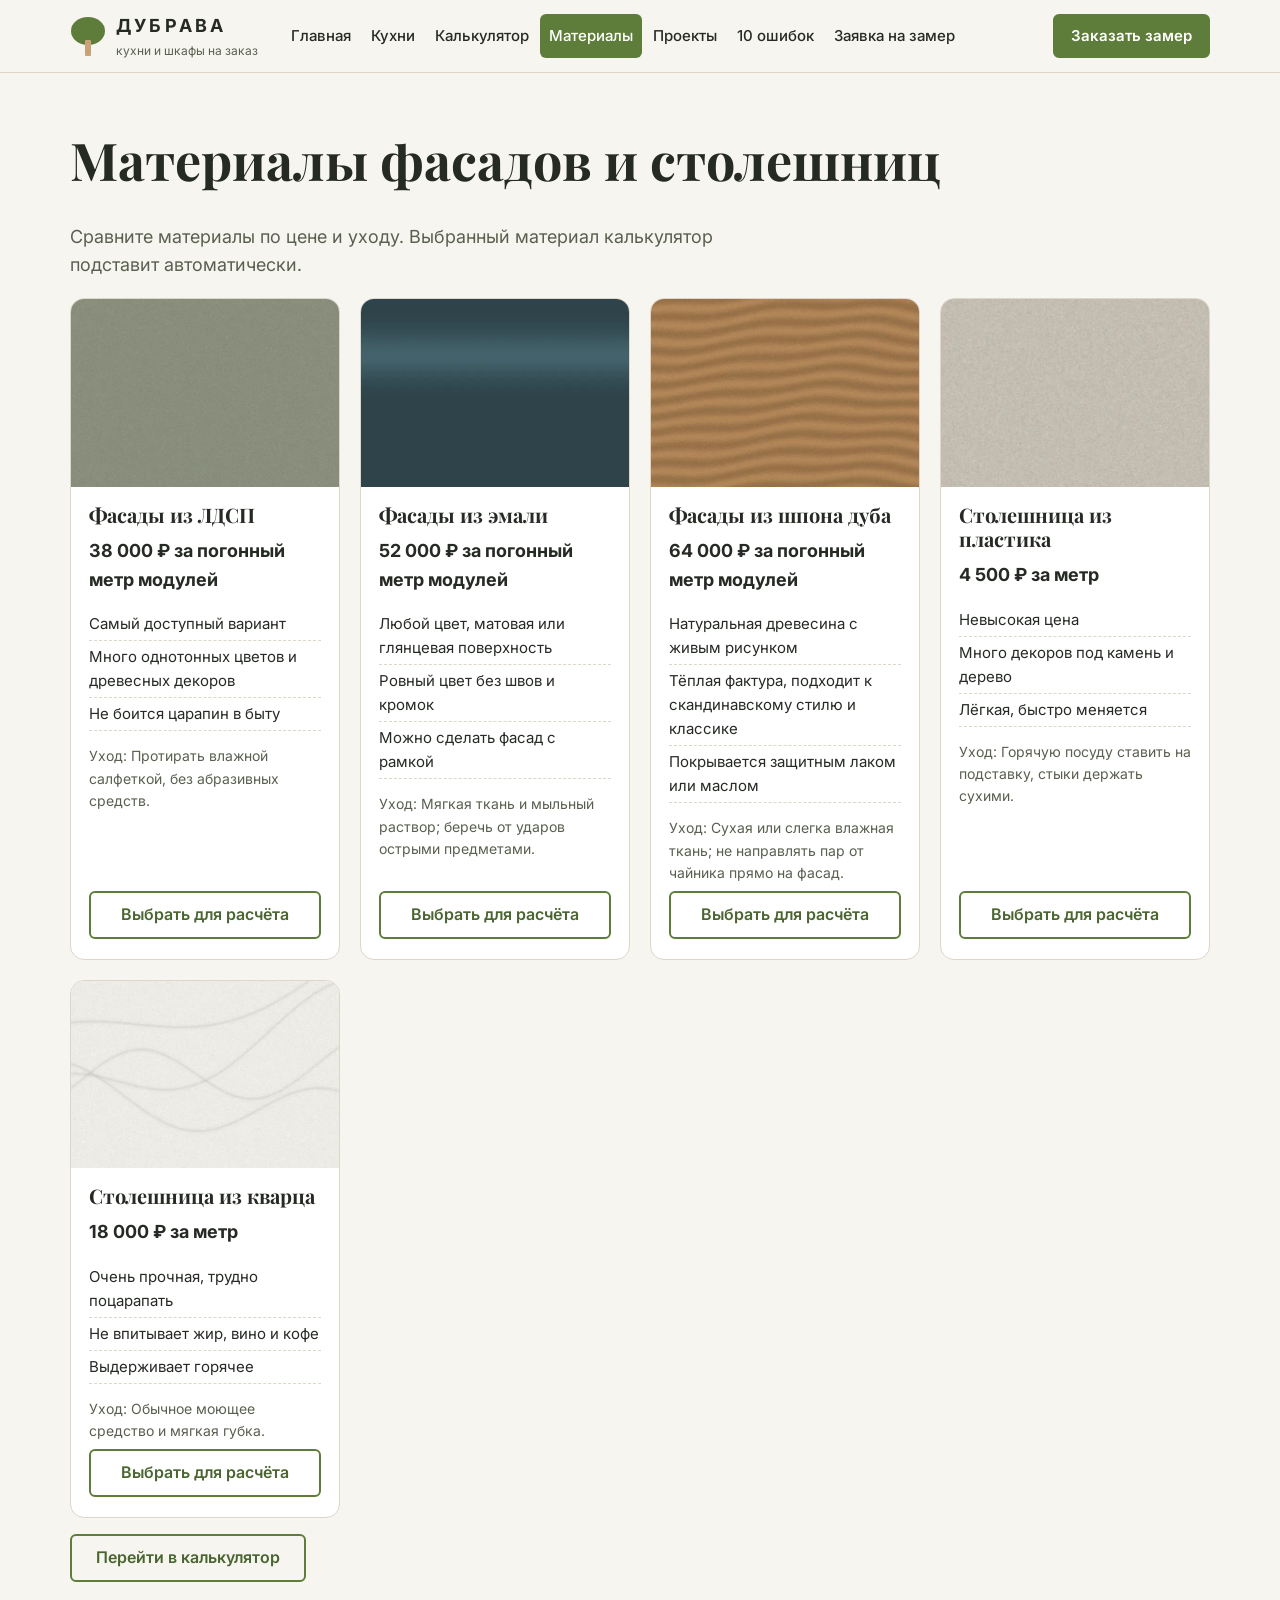
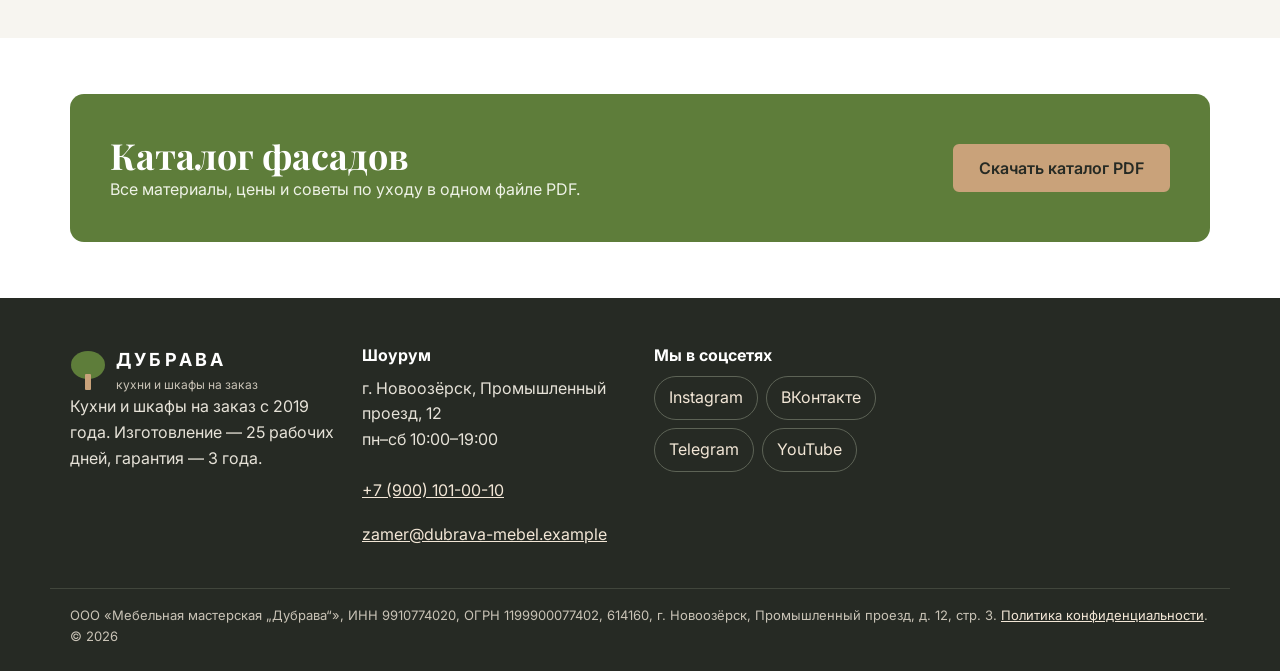
<file: materials.html>
<!DOCTYPE html>
<html lang="ru">
<head>
<meta charset="utf-8">
<!-- Тег Google (gtag.js) ресурса GA4 «ДУБРАВА — сайт» -->
<script async src="https://www.googletagmanager.com/gtag/js?id=G-V7QHEY63GM"></script>
<script>
  window.dataLayer = window.dataLayer || [];
  function gtag(){dataLayer.push(arguments);}
  gtag('js', new Date());
  gtag('config', 'G-V7QHEY63GM');
</script>
<meta name="viewport" content="width=device-width, initial-scale=1">
<title>Материалы фасадов и столешниц — «Дубрава»</title>
<meta name="description" content="Сравнение фасадов из ЛДСП, эмали и шпона дуба, столешниц из пластика и кварца: цены за погонный метр, плюсы и уход. Каталог фасадов в PDF.">
<meta property="og:type" content="website">
<meta property="og:locale" content="ru_RU">
<meta property="og:site_name" content="Дубрава — кухни и шкафы на заказ">
<meta property="og:title" content="Материалы фасадов и столешниц — «Дубрава»">
<meta property="og:description" content="Сравнение фасадов из ЛДСП, эмали и шпона дуба, столешниц из пластика и кварца: цены за погонный метр, плюсы и уход. Каталог фасадов в PDF.">
<meta property="og:url" content="https://tz-10-kuhni-dubrava.vercel.app/materials.html">
<meta property="og:image" content="https://tz-10-kuhni-dubrava.vercel.app/img/og.jpg">
<meta property="og:image:width" content="1200">
<meta property="og:image:height" content="630">
<meta name="theme-color" content="#5E7D3A">
<link rel="icon" href="favicon.ico" sizes="any">
<link rel="preconnect" href="https://fonts.googleapis.com">
<link rel="preconnect" href="https://fonts.gstatic.com" crossorigin>
<link rel="stylesheet" href="https://fonts.googleapis.com/css2?family=Inter:wght@400;500;600;700&amp;family=Playfair+Display:wght@700&amp;display=swap">
<link rel="stylesheet" href="css/style.css">
</head>
<body>
<a class="skip-link" href="#main">Перейти к содержанию</a>
<header class="site-header">
  <div class="wrap header-in">
    <a class="logo" href="index.html" aria-label="Дубрава — на главную"><svg viewBox="0 0 36 40" aria-hidden="true"><ellipse cx="18" cy="15" rx="17" ry="14" fill="#5E7D3A"/><rect x="15" y="24" width="6" height="16" rx="1" fill="#C9A27A"/></svg><span><b>ДУБРАВА</b><small>кухни и шкафы на заказ</small></span></a>
    <nav id="menu" class="nav" aria-label="Основное меню"><ul><li><a href="index.html">Главная</a></li><li><a href="kitchens.html">Кухни</a></li><li><a href="calculator.html">Калькулятор</a></li><li><a href="materials.html" class="is-active" aria-current="page">Материалы</a></li><li><a href="projects.html">Проекты</a></li><li><a href="mistakes.html">10 ошибок</a></li><li><a href="contacts.html">Заявка на замер</a></li></ul></nav>
    <a class="header-phone" href="tel:+79001010010" data-event="contact_click" data-contact-type="phone" data-page-section="header">+7 (900) 101-00-10</a>
    <a class="btn btn-sm" href="contacts.html" data-event="cta_click" data-button-name="header_measure" data-page-section="header">Заказать замер</a>
    <button class="burger" type="button" aria-expanded="false" aria-controls="menu" aria-label="Открыть меню"><span></span></button>
  </div>
</header>
<main id="main">

<section class="section" aria-labelledby="m-title">
  <div class="wrap">
    <h1 id="m-title">Материалы фасадов и столешниц</h1>
    <p class="lead">Сравните материалы по цене и уходу. Выбранный материал калькулятор подставит автоматически.</p>
    <div class="grid">
      <article class="card material-card">
        <img src="img/material-ldsp.webp" alt="Фасады из ЛДСП: образец поверхности" width="600" height="400" loading="lazy" decoding="async">
        <div class="card-body">
          <h3>Фасады из ЛДСП</h3>
          <p class="price">38 000 ₽ за погонный метр модулей</p>
          <ul class="facts-list"><li>Самый доступный вариант</li><li>Много однотонных цветов и древесных декоров</li><li>Не боится царапин в быту</li></ul>
          <p class="card-meta">Уход: Протирать влажной салфеткой, без абразивных средств.</p>
          <button type="button" class="btn btn-outline material-select" data-event="material_select" data-material="ldsp" data-material-type="facade" data-title="Фасады из ЛДСП">Выбрать для расчёта</button>
        </div>
      </article>
      <article class="card material-card">
        <img src="img/material-emal.webp" alt="Фасады из эмали: образец поверхности" width="600" height="400" loading="lazy" decoding="async">
        <div class="card-body">
          <h3>Фасады из эмали</h3>
          <p class="price">52 000 ₽ за погонный метр модулей</p>
          <ul class="facts-list"><li>Любой цвет, матовая или глянцевая поверхность</li><li>Ровный цвет без швов и кромок</li><li>Можно сделать фасад с рамкой</li></ul>
          <p class="card-meta">Уход: Мягкая ткань и мыльный раствор; беречь от ударов острыми предметами.</p>
          <button type="button" class="btn btn-outline material-select" data-event="material_select" data-material="emal" data-material-type="facade" data-title="Фасады из эмали">Выбрать для расчёта</button>
        </div>
      </article>
      <article class="card material-card">
        <img src="img/material-shpon.webp" alt="Фасады из шпона дуба: образец поверхности" width="600" height="400" loading="lazy" decoding="async">
        <div class="card-body">
          <h3>Фасады из шпона дуба</h3>
          <p class="price">64 000 ₽ за погонный метр модулей</p>
          <ul class="facts-list"><li>Натуральная древесина с живым рисунком</li><li>Тёплая фактура, подходит к скандинавскому стилю и классике</li><li>Покрывается защитным лаком или маслом</li></ul>
          <p class="card-meta">Уход: Сухая или слегка влажная ткань; не направлять пар от чайника прямо на фасад.</p>
          <button type="button" class="btn btn-outline material-select" data-event="material_select" data-material="oak" data-material-type="facade" data-title="Фасады из шпона дуба">Выбрать для расчёта</button>
        </div>
      </article>
      <article class="card material-card">
        <img src="img/material-plastik.webp" alt="Столешница из пластика: образец поверхности" width="600" height="400" loading="lazy" decoding="async">
        <div class="card-body">
          <h3>Столешница из пластика</h3>
          <p class="price">4 500 ₽ за метр</p>
          <ul class="facts-list"><li>Невысокая цена</li><li>Много декоров под камень и дерево</li><li>Лёгкая, быстро меняется</li></ul>
          <p class="card-meta">Уход: Горячую посуду ставить на подставку, стыки держать сухими.</p>
          <button type="button" class="btn btn-outline material-select" data-event="material_select" data-material="plastic" data-material-type="countertop" data-title="Столешница из пластика">Выбрать для расчёта</button>
        </div>
      </article>
      <article class="card material-card">
        <img src="img/material-kvarc.webp" alt="Столешница из кварца: образец поверхности" width="600" height="400" loading="lazy" decoding="async">
        <div class="card-body">
          <h3>Столешница из кварца</h3>
          <p class="price">18 000 ₽ за метр</p>
          <ul class="facts-list"><li>Очень прочная, трудно поцарапать</li><li>Не впитывает жир, вино и кофе</li><li>Выдерживает горячее</li></ul>
          <p class="card-meta">Уход: Обычное моющее средство и мягкая губка.</p>
          <button type="button" class="btn btn-outline material-select" data-event="material_select" data-material="quartz" data-material-type="countertop" data-title="Столешница из кварца">Выбрать для расчёта</button>
        </div>
      </article>
    </div>
    <p id="material-status" aria-live="polite"></p>
    <a class="btn btn-outline" href="calculator.html">Перейти в калькулятор</a>
  </div>
</section>
<section class="section section-white" aria-labelledby="pdf-title">
  <div class="wrap">
    <div class="callout">
      <div>
        <h2 id="pdf-title">Каталог фасадов</h2>
        <p>Все материалы, цены и советы по уходу в одном файле PDF.</p>
      </div>
      <a class="btn btn-oak" href="files/katalog-fasadov.pdf" download>Скачать каталог PDF</a>
    </div>
  </div>
</section>
</main>
<footer class="site-footer">
  <div class="wrap footer-grid">
    <div>
      <a class="logo" href="index.html" aria-label="Дубрава — на главную"><svg viewBox="0 0 36 40" aria-hidden="true"><ellipse cx="18" cy="15" rx="17" ry="14" fill="#5E7D3A"/><rect x="15" y="24" width="6" height="16" rx="1" fill="#C9A27A"/></svg><span><b>ДУБРАВА</b><small>кухни и шкафы на заказ</small></span></a>
      <p>Кухни и шкафы на заказ с 2019 года. Изготовление — 25 рабочих дней, гарантия — 3 года.</p>
    </div>
    <div class="footer-contact">
      <h2 class="footer-h">Шоурум</h2>
      <p>г. Новоозёрск, Промышленный проезд, 12<br>пн–сб 10:00–19:00</p>
      <a href="tel:+79001010010" data-event="contact_click" data-contact-type="phone" data-page-section="footer">+7 (900) 101-00-10</a><br>
      <a href="mailto:zamer@dubrava-mebel.example" data-event="contact_click" data-contact-type="email" data-page-section="footer">zamer@dubrava-mebel.example</a>
    </div>
    <div>
      <h2 class="footer-h">Мы в соцсетях</h2>
      <ul class="social"><li><a href="https://www.instagram.com/dubrava_kitchens/" target="_blank" rel="noopener" data-event="social_click" data-network="instagram" data-page-section="footer">Instagram</a></li><li><a href="https://vk.com/dubrava_kitchens" target="_blank" rel="noopener" data-event="social_click" data-network="vk" data-page-section="footer">ВКонтакте</a></li><li><a href="https://t.me/dubrava_kitchens" target="_blank" rel="noopener" data-event="social_click" data-network="telegram" data-page-section="footer">Telegram</a></li><li><a href="https://www.youtube.com/@dubrava_kitchens" target="_blank" rel="noopener" data-event="social_click" data-network="youtube" data-page-section="footer">YouTube</a></li></ul>
    </div>
  </div>
  <div class="wrap footer-legal">
    ООО «Мебельная мастерская „Дубрава“», ИНН 9910774020, ОГРН 1199900077402, 614160, г. Новоозёрск, Промышленный проезд, д. 12, стр. 3.
    <a href="privacy.html">Политика конфиденциальности</a>. © 2026
  </div>
</footer>
<script src="js/analytics.js" defer></script>
<script src="js/main.js" defer></script>
<script src="js/materials.js" defer></script>
</body>
</html>
</file>
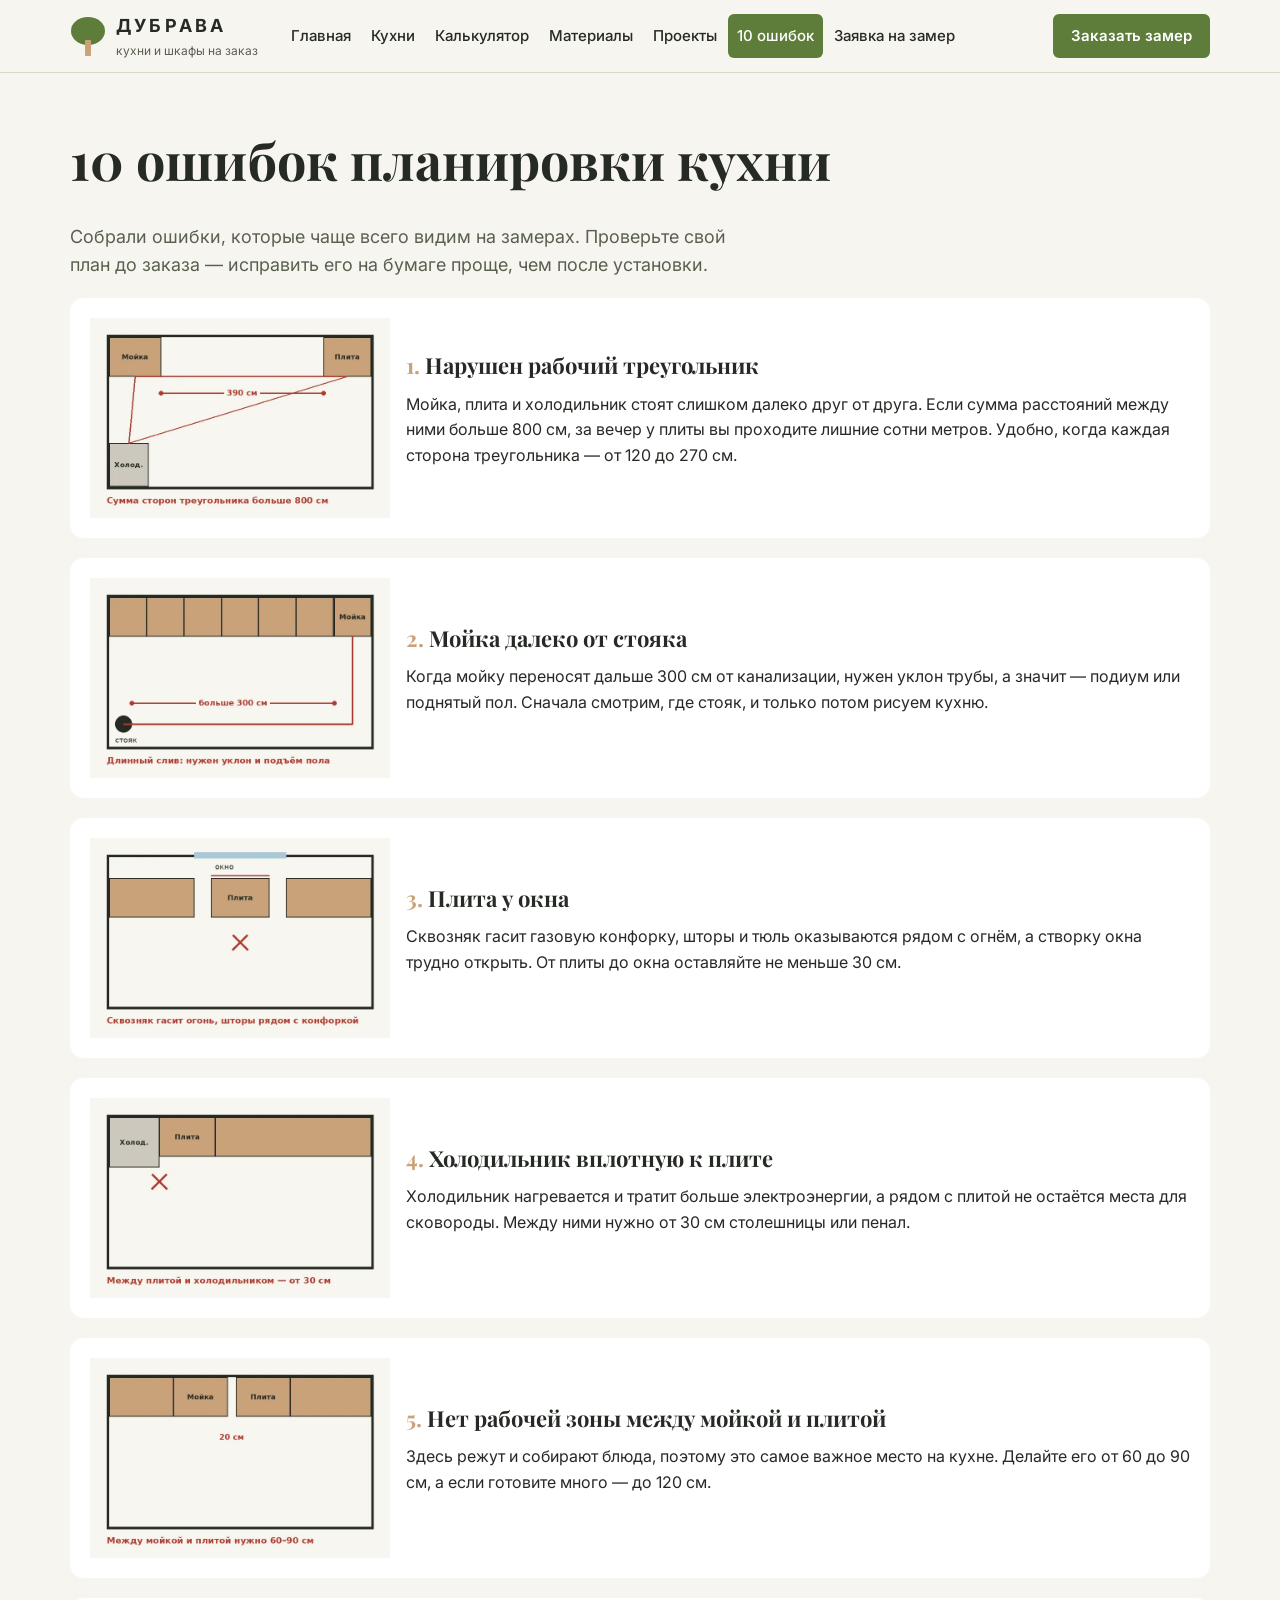
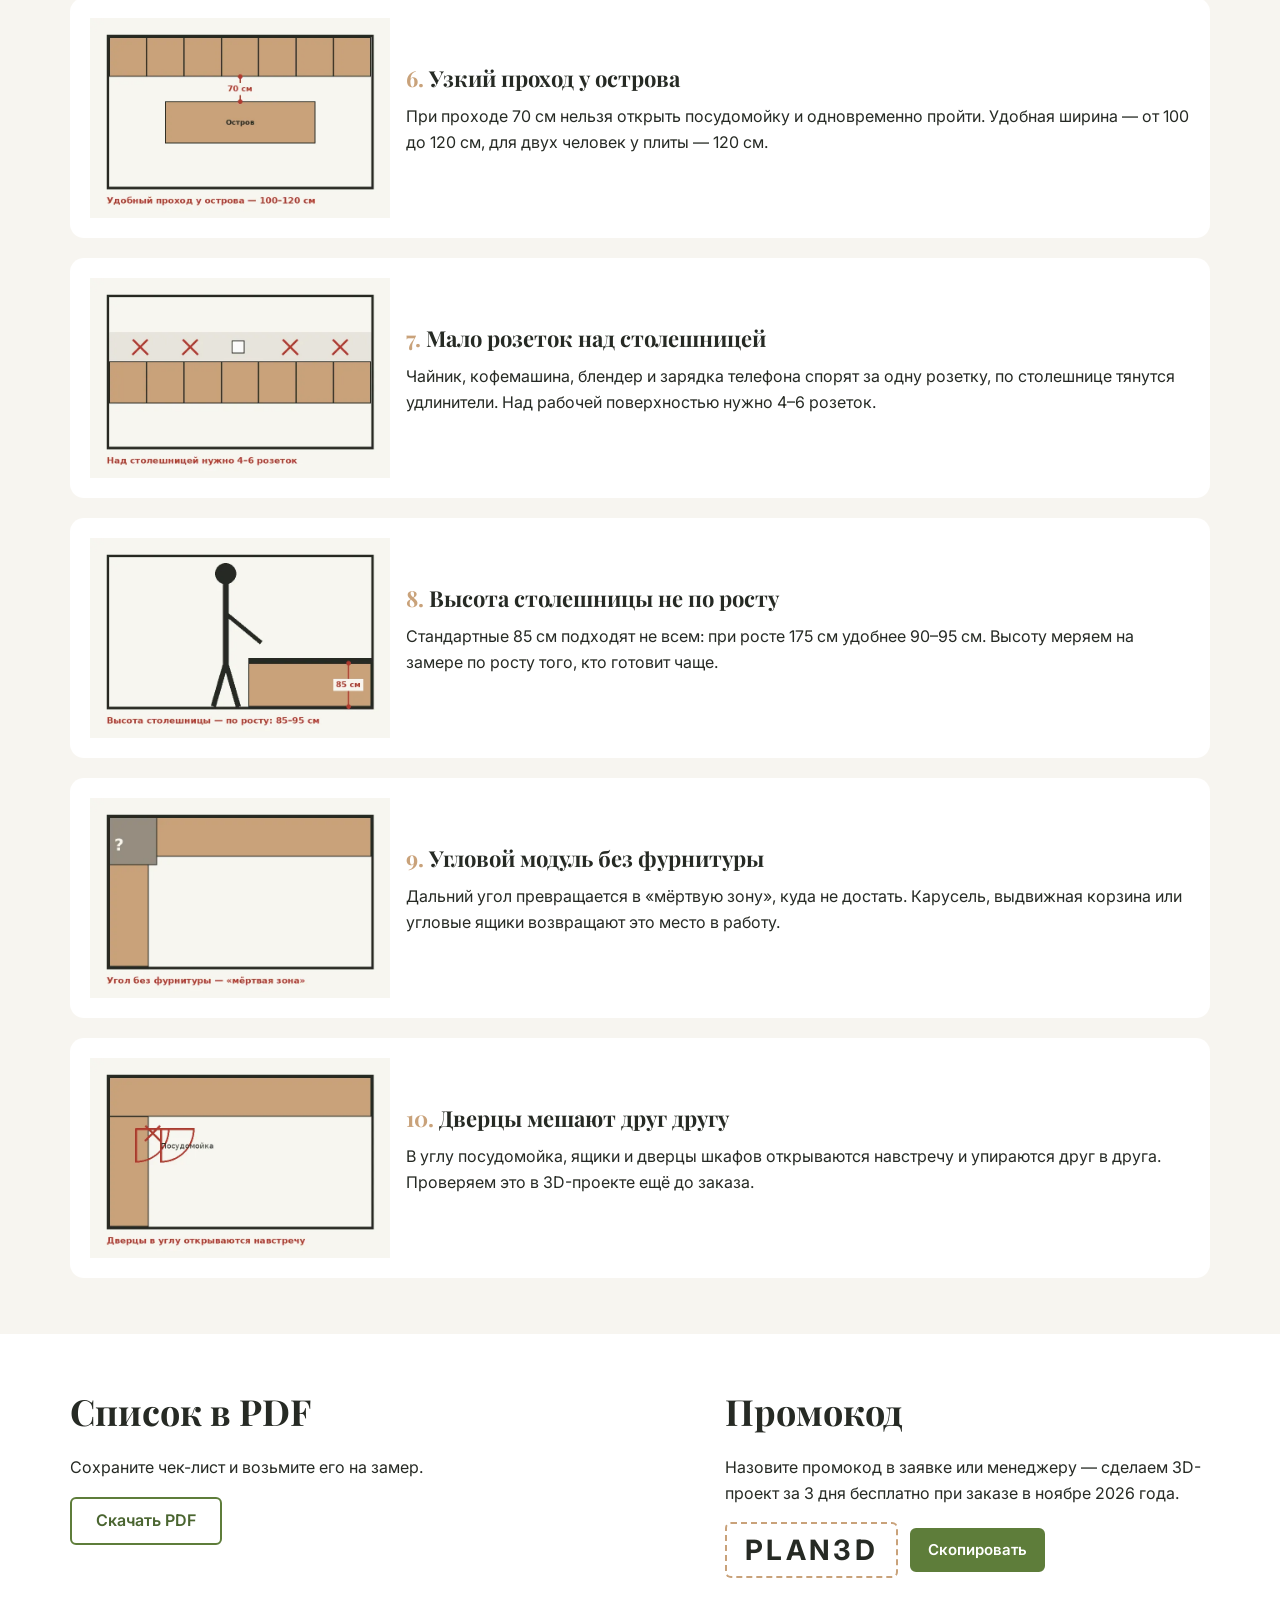
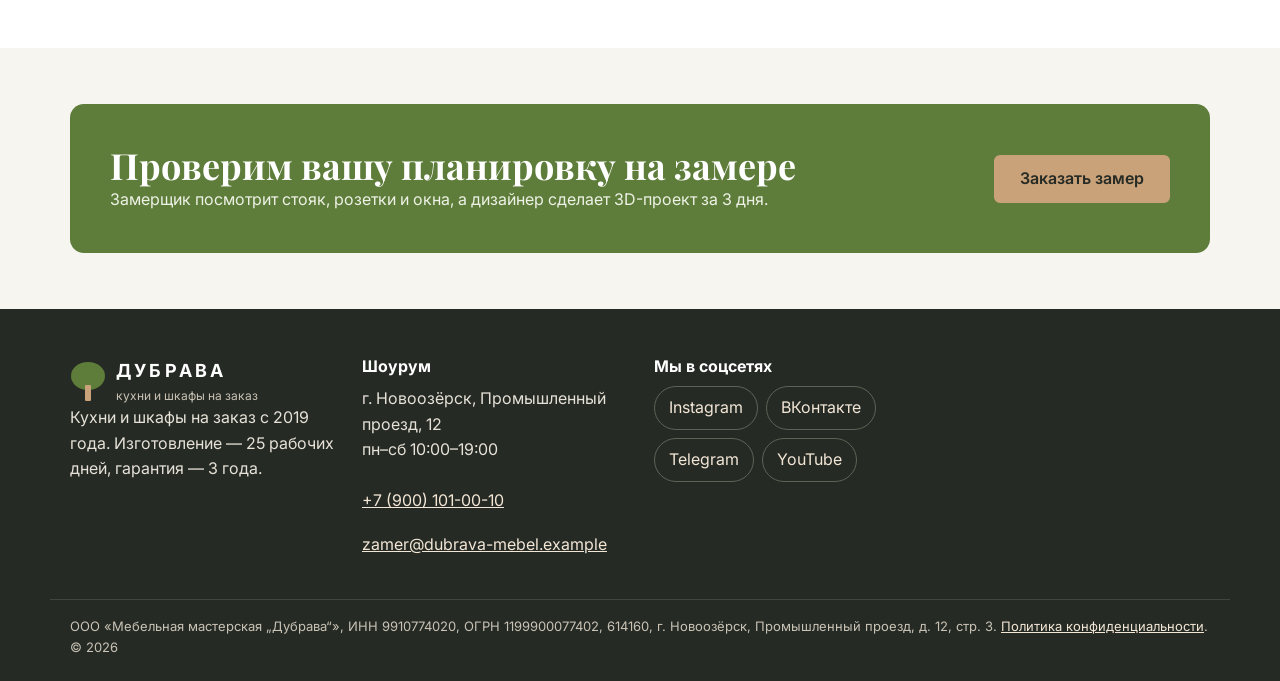
<file: mistakes.html>
<!DOCTYPE html>
<html lang="ru">
<head>
<meta charset="utf-8">
<!-- Тег Google (gtag.js) ресурса GA4 «ДУБРАВА — сайт» -->
<script async src="https://www.googletagmanager.com/gtag/js?id=G-V7QHEY63GM"></script>
<script>
  window.dataLayer = window.dataLayer || [];
  function gtag(){dataLayer.push(arguments);}
  gtag('js', new Date());
  gtag('config', 'G-V7QHEY63GM');
</script>
<meta name="viewport" content="width=device-width, initial-scale=1">
<title>10 ошибок планировки кухни — «Дубрава»</title>
<meta name="description" content="Чек-лист: 10 ошибок планировки кухни, которые мы чаще всего видим на замерах. Размеры в сантиметрах, PDF для скачивания и промокод PLAN3D.">
<meta property="og:type" content="website">
<meta property="og:locale" content="ru_RU">
<meta property="og:site_name" content="Дубрава — кухни и шкафы на заказ">
<meta property="og:title" content="10 ошибок планировки кухни — «Дубрава»">
<meta property="og:description" content="Чек-лист: 10 ошибок планировки кухни, которые мы чаще всего видим на замерах. Размеры в сантиметрах, PDF для скачивания и промокод PLAN3D.">
<meta property="og:url" content="https://tz-10-kuhni-dubrava.vercel.app/mistakes.html">
<meta property="og:image" content="https://tz-10-kuhni-dubrava.vercel.app/img/og.jpg">
<meta property="og:image:width" content="1200">
<meta property="og:image:height" content="630">
<meta name="theme-color" content="#5E7D3A">
<link rel="icon" href="favicon.ico" sizes="any">
<link rel="preconnect" href="https://fonts.googleapis.com">
<link rel="preconnect" href="https://fonts.gstatic.com" crossorigin>
<link rel="stylesheet" href="https://fonts.googleapis.com/css2?family=Inter:wght@400;500;600;700&amp;family=Playfair+Display:wght@700&amp;display=swap">
<link rel="stylesheet" href="css/style.css">
</head>
<body>
<a class="skip-link" href="#main">Перейти к содержанию</a>
<header class="site-header">
  <div class="wrap header-in">
    <a class="logo" href="index.html" aria-label="Дубрава — на главную"><svg viewBox="0 0 36 40" aria-hidden="true"><ellipse cx="18" cy="15" rx="17" ry="14" fill="#5E7D3A"/><rect x="15" y="24" width="6" height="16" rx="1" fill="#C9A27A"/></svg><span><b>ДУБРАВА</b><small>кухни и шкафы на заказ</small></span></a>
    <nav id="menu" class="nav" aria-label="Основное меню"><ul><li><a href="index.html">Главная</a></li><li><a href="kitchens.html">Кухни</a></li><li><a href="calculator.html">Калькулятор</a></li><li><a href="materials.html">Материалы</a></li><li><a href="projects.html">Проекты</a></li><li><a href="mistakes.html" class="is-active" aria-current="page">10 ошибок</a></li><li><a href="contacts.html">Заявка на замер</a></li></ul></nav>
    <a class="header-phone" href="tel:+79001010010" data-event="contact_click" data-contact-type="phone" data-page-section="header">+7 (900) 101-00-10</a>
    <a class="btn btn-sm" href="contacts.html" data-event="cta_click" data-button-name="header_measure" data-page-section="header">Заказать замер</a>
    <button class="burger" type="button" aria-expanded="false" aria-controls="menu" aria-label="Открыть меню"><span></span></button>
  </div>
</header>
<main id="main">

<section class="section" aria-labelledby="mi-title">
  <div class="wrap">
    <h1 id="mi-title">10 ошибок планировки кухни</h1>
    <p class="lead">Собрали ошибки, которые чаще всего видим на замерах. Проверьте свой план до заказа — исправить его на бумаге проще, чем после установки.</p>
    <ol class="mistakes">
      <li class="mistake">
        <img src="img/mistake-01.webp" alt="Схема: нарушен рабочий треугольник" width="720" height="480" loading="lazy" decoding="async">
        <div><h2>Нарушен рабочий треугольник</h2><p>Мойка, плита и холодильник стоят слишком далеко друг от друга. Если сумма расстояний между ними больше 800 см, за вечер у плиты вы проходите лишние сотни метров. Удобно, когда каждая сторона треугольника — от 120 до 270 см.</p></div>
      </li>
      <li class="mistake">
        <img src="img/mistake-02.webp" alt="Схема: мойка далеко от стояка" width="720" height="480" loading="lazy" decoding="async">
        <div><h2>Мойка далеко от стояка</h2><p>Когда мойку переносят дальше 300 см от канализации, нужен уклон трубы, а значит — подиум или поднятый пол. Сначала смотрим, где стояк, и только потом рисуем кухню.</p></div>
      </li>
      <li class="mistake">
        <img src="img/mistake-03.webp" alt="Схема: плита у окна" width="720" height="480" loading="lazy" decoding="async">
        <div><h2>Плита у окна</h2><p>Сквозняк гасит газовую конфорку, шторы и тюль оказываются рядом с огнём, а створку окна трудно открыть. От плиты до окна оставляйте не меньше 30 см.</p></div>
      </li>
      <li class="mistake">
        <img src="img/mistake-04.webp" alt="Схема: холодильник вплотную к плите" width="720" height="480" loading="lazy" decoding="async">
        <div><h2>Холодильник вплотную к плите</h2><p>Холодильник нагревается и тратит больше электроэнергии, а рядом с плитой не остаётся места для сковороды. Между ними нужно от 30 см столешницы или пенал.</p></div>
      </li>
      <li class="mistake">
        <img src="img/mistake-05.webp" alt="Схема: нет рабочей зоны между мойкой и плитой" width="720" height="480" loading="lazy" decoding="async">
        <div><h2>Нет рабочей зоны между мойкой и плитой</h2><p>Здесь режут и собирают блюда, поэтому это самое важное место на кухне. Делайте его от 60 до 90 см, а если готовите много — до 120 см.</p></div>
      </li>
      <li class="mistake">
        <img src="img/mistake-06.webp" alt="Схема: узкий проход у острова" width="720" height="480" loading="lazy" decoding="async">
        <div><h2>Узкий проход у острова</h2><p>При проходе 70 см нельзя открыть посудомойку и одновременно пройти. Удобная ширина — от 100 до 120 см, для двух человек у плиты — 120 см.</p></div>
      </li>
      <li class="mistake">
        <img src="img/mistake-07.webp" alt="Схема: мало розеток над столешницей" width="720" height="480" loading="lazy" decoding="async">
        <div><h2>Мало розеток над столешницей</h2><p>Чайник, кофемашина, блендер и зарядка телефона спорят за одну розетку, по столешнице тянутся удлинители. Над рабочей поверхностью нужно 4–6 розеток.</p></div>
      </li>
      <li class="mistake">
        <img src="img/mistake-08.webp" alt="Схема: высота столешницы не по росту" width="720" height="480" loading="lazy" decoding="async">
        <div><h2>Высота столешницы не по росту</h2><p>Стандартные 85 см подходят не всем: при росте 175 см удобнее 90–95 см. Высоту меряем на замере по росту того, кто готовит чаще.</p></div>
      </li>
      <li class="mistake">
        <img src="img/mistake-09.webp" alt="Схема: угловой модуль без фурнитуры" width="720" height="480" loading="lazy" decoding="async">
        <div><h2>Угловой модуль без фурнитуры</h2><p>Дальний угол превращается в «мёртвую зону», куда не достать. Карусель, выдвижная корзина или угловые ящики возвращают это место в работу.</p></div>
      </li>
      <li class="mistake">
        <img src="img/mistake-10.webp" alt="Схема: дверцы мешают друг другу" width="720" height="480" loading="lazy" decoding="async">
        <div><h2>Дверцы мешают друг другу</h2><p>В углу посудомойка, ящики и дверцы шкафов открываются навстречу и упираются друг в друга. Проверяем это в 3D-проекте ещё до заказа.</p></div>
      </li>
    </ol>
  </div>
</section>
<section class="section section-white" aria-labelledby="dl-title">
  <div class="wrap two-cols">
    <div>
      <h2 id="dl-title">Список в PDF</h2>
      <p>Сохраните чек-лист и возьмите его на замер.</p>
      <a class="btn btn-outline" href="files/10-oshibok-planirovki.pdf" download>Скачать PDF</a>
    </div>
    <div>
      <h2>Промокод</h2>
      <p>Назовите промокод в заявке или менеджеру — сделаем 3D-проект за 3 дня бесплатно при заказе в ноябре 2026 года.</p>
      <div class="promo">
        <span class="promo-code">PLAN3D</span>
        <button type="button" class="btn btn-sm" data-copy="PLAN3D" aria-describedby="promo-status" data-event="promo_copy" data-promo-code="PLAN3D">Скопировать</button>
      </div>
      <p id="promo-status" class="hint" aria-live="polite"></p>
    </div>
  </div>
</section>
<section class="section" aria-labelledby="mo-title">
  <div class="wrap">
    <div class="callout">
      <div>
        <h2 id="mo-title">Проверим вашу планировку на замере</h2>
        <p>Замерщик посмотрит стояк, розетки и окна, а дизайнер сделает 3D-проект за 3 дня.</p>
      </div>
      <a class="btn btn-oak" href="contacts.html" data-event="cta_click" data-button-name="mistakes_measure" data-page-section="mistakes_cta">Заказать замер</a>
    </div>
  </div>
</section>
</main>
<footer class="site-footer">
  <div class="wrap footer-grid">
    <div>
      <a class="logo" href="index.html" aria-label="Дубрава — на главную"><svg viewBox="0 0 36 40" aria-hidden="true"><ellipse cx="18" cy="15" rx="17" ry="14" fill="#5E7D3A"/><rect x="15" y="24" width="6" height="16" rx="1" fill="#C9A27A"/></svg><span><b>ДУБРАВА</b><small>кухни и шкафы на заказ</small></span></a>
      <p>Кухни и шкафы на заказ с 2019 года. Изготовление — 25 рабочих дней, гарантия — 3 года.</p>
    </div>
    <div class="footer-contact">
      <h2 class="footer-h">Шоурум</h2>
      <p>г. Новоозёрск, Промышленный проезд, 12<br>пн–сб 10:00–19:00</p>
      <a href="tel:+79001010010" data-event="contact_click" data-contact-type="phone" data-page-section="footer">+7 (900) 101-00-10</a><br>
      <a href="mailto:zamer@dubrava-mebel.example" data-event="contact_click" data-contact-type="email" data-page-section="footer">zamer@dubrava-mebel.example</a>
    </div>
    <div>
      <h2 class="footer-h">Мы в соцсетях</h2>
      <ul class="social"><li><a href="https://www.instagram.com/dubrava_kitchens/" target="_blank" rel="noopener" data-event="social_click" data-network="instagram" data-page-section="footer">Instagram</a></li><li><a href="https://vk.com/dubrava_kitchens" target="_blank" rel="noopener" data-event="social_click" data-network="vk" data-page-section="footer">ВКонтакте</a></li><li><a href="https://t.me/dubrava_kitchens" target="_blank" rel="noopener" data-event="social_click" data-network="telegram" data-page-section="footer">Telegram</a></li><li><a href="https://www.youtube.com/@dubrava_kitchens" target="_blank" rel="noopener" data-event="social_click" data-network="youtube" data-page-section="footer">YouTube</a></li></ul>
    </div>
  </div>
  <div class="wrap footer-legal">
    ООО «Мебельная мастерская „Дубрава“», ИНН 9910774020, ОГРН 1199900077402, 614160, г. Новоозёрск, Промышленный проезд, д. 12, стр. 3.
    <a href="privacy.html">Политика конфиденциальности</a>. © 2026
  </div>
</footer>
<script src="js/analytics.js" defer></script>
<script src="js/main.js" defer></script>
</body>
</html>
</file>
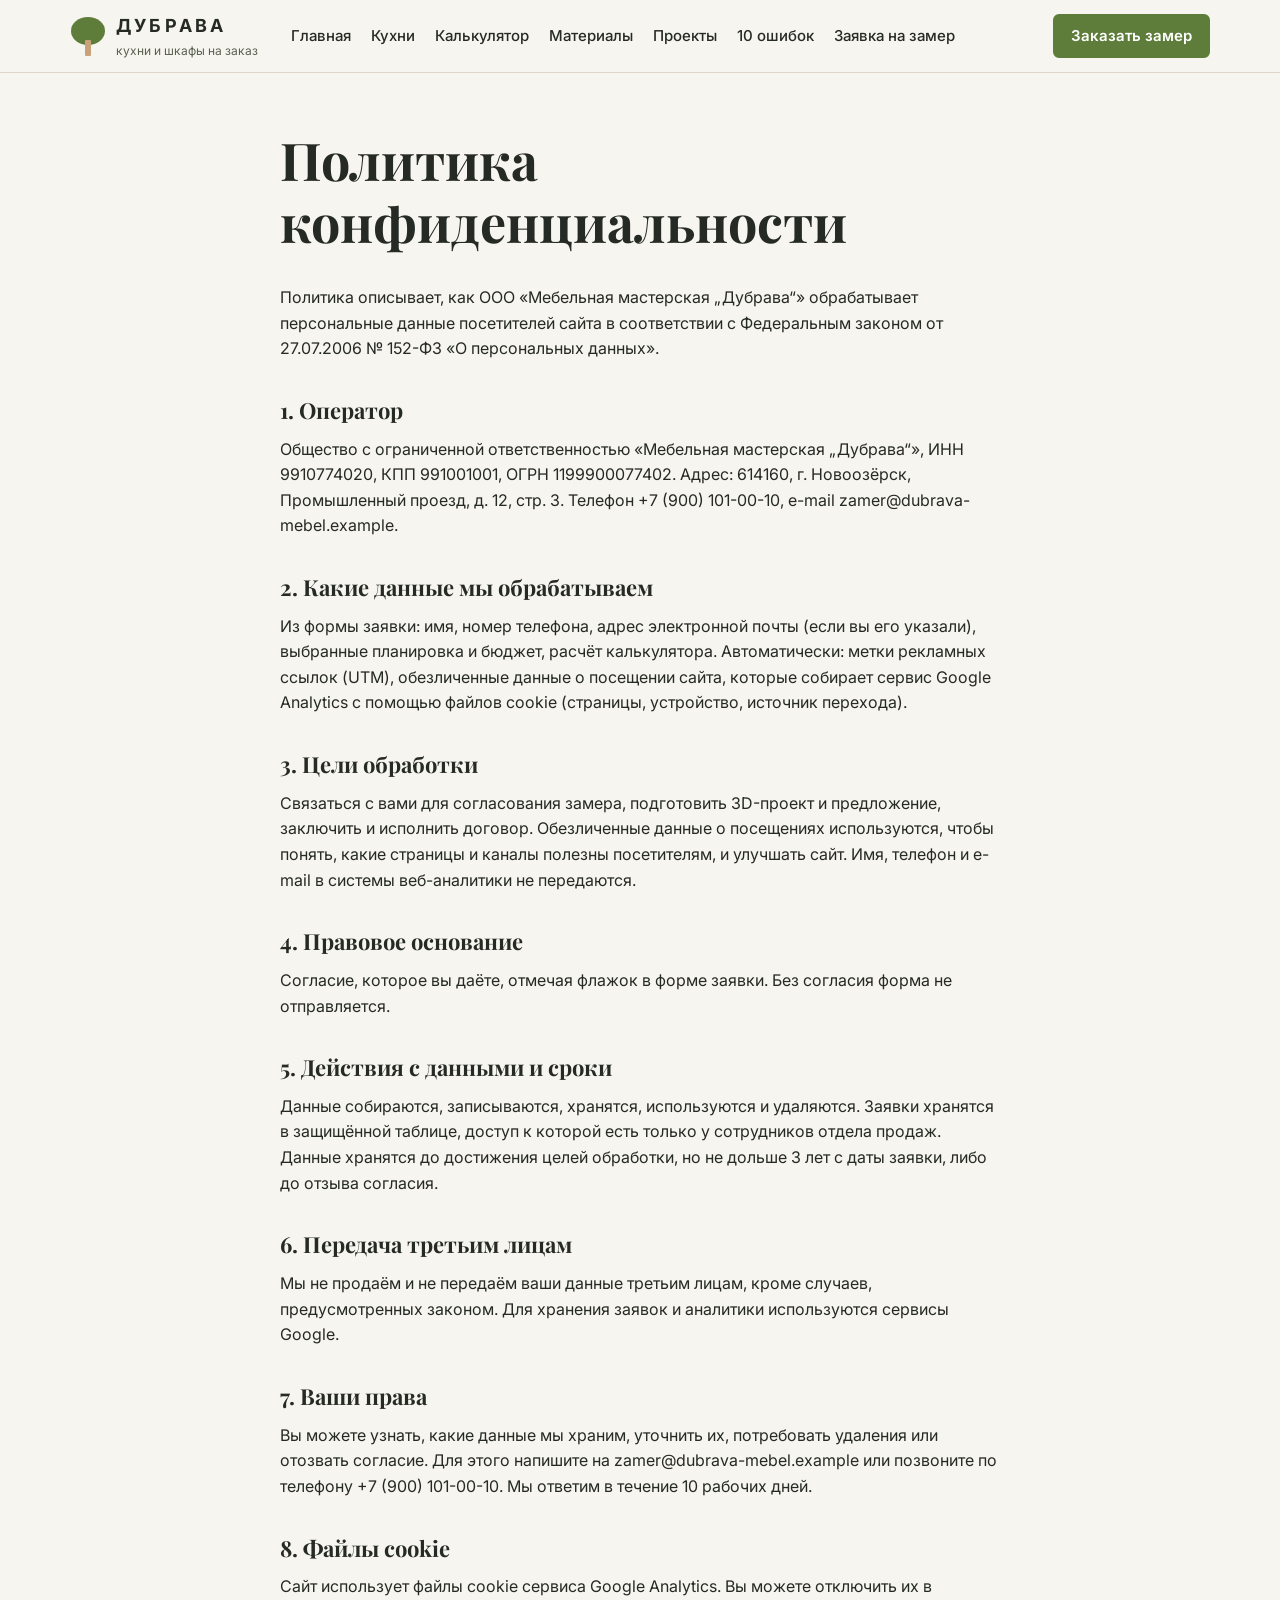
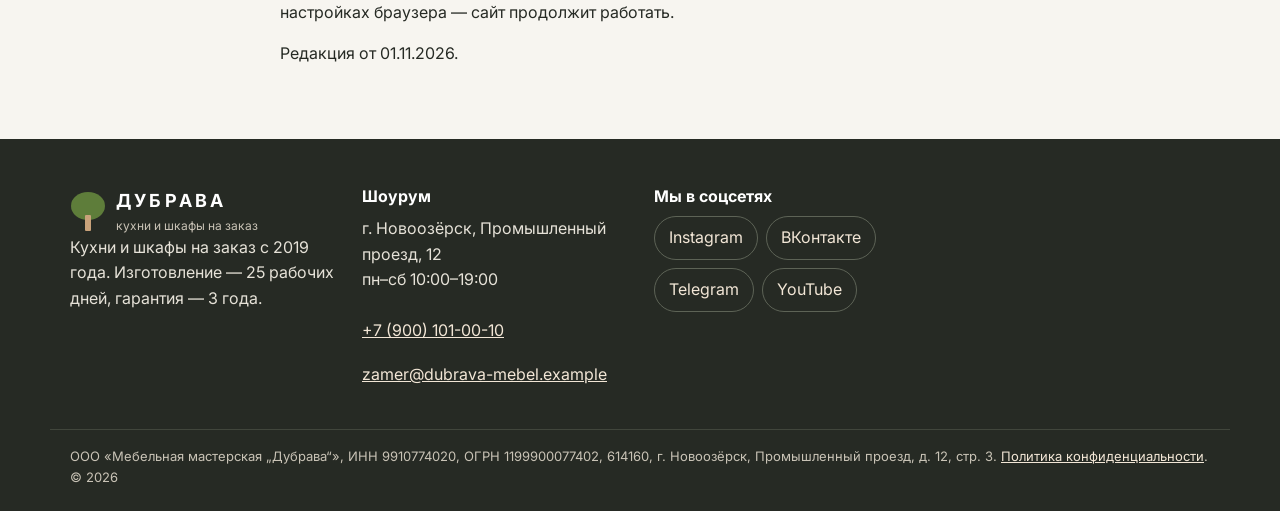
<file: privacy.html>
<!DOCTYPE html>
<html lang="ru">
<head>
<meta charset="utf-8">
<!-- Тег Google (gtag.js) ресурса GA4 «ДУБРАВА — сайт» -->
<script async src="https://www.googletagmanager.com/gtag/js?id=G-V7QHEY63GM"></script>
<script>
  window.dataLayer = window.dataLayer || [];
  function gtag(){dataLayer.push(arguments);}
  gtag('js', new Date());
  gtag('config', 'G-V7QHEY63GM');
</script>
<meta name="viewport" content="width=device-width, initial-scale=1">
<title>Политика конфиденциальности — «Дубрава»</title>
<meta name="description" content="Как ООО «Мебельная мастерская „Дубрава“» обрабатывает персональные данные посетителей сайта по 152-ФЗ.">
<meta property="og:type" content="website">
<meta property="og:locale" content="ru_RU">
<meta property="og:site_name" content="Дубрава — кухни и шкафы на заказ">
<meta property="og:title" content="Политика конфиденциальности — «Дубрава»">
<meta property="og:description" content="Как ООО «Мебельная мастерская „Дубрава“» обрабатывает персональные данные посетителей сайта по 152-ФЗ.">
<meta property="og:url" content="https://tz-10-kuhni-dubrava.vercel.app/privacy.html">
<meta property="og:image" content="https://tz-10-kuhni-dubrava.vercel.app/img/og.jpg">
<meta property="og:image:width" content="1200">
<meta property="og:image:height" content="630">
<meta name="theme-color" content="#5E7D3A">
<link rel="icon" href="favicon.ico" sizes="any">
<link rel="preconnect" href="https://fonts.googleapis.com">
<link rel="preconnect" href="https://fonts.gstatic.com" crossorigin>
<link rel="stylesheet" href="https://fonts.googleapis.com/css2?family=Inter:wght@400;500;600;700&amp;family=Playfair+Display:wght@700&amp;display=swap">
<link rel="stylesheet" href="css/style.css">
</head>
<body>
<a class="skip-link" href="#main">Перейти к содержанию</a>
<header class="site-header">
  <div class="wrap header-in">
    <a class="logo" href="index.html" aria-label="Дубрава — на главную"><svg viewBox="0 0 36 40" aria-hidden="true"><ellipse cx="18" cy="15" rx="17" ry="14" fill="#5E7D3A"/><rect x="15" y="24" width="6" height="16" rx="1" fill="#C9A27A"/></svg><span><b>ДУБРАВА</b><small>кухни и шкафы на заказ</small></span></a>
    <nav id="menu" class="nav" aria-label="Основное меню"><ul><li><a href="index.html">Главная</a></li><li><a href="kitchens.html">Кухни</a></li><li><a href="calculator.html">Калькулятор</a></li><li><a href="materials.html">Материалы</a></li><li><a href="projects.html">Проекты</a></li><li><a href="mistakes.html">10 ошибок</a></li><li><a href="contacts.html">Заявка на замер</a></li></ul></nav>
    <a class="header-phone" href="tel:+79001010010" data-event="contact_click" data-contact-type="phone" data-page-section="header">+7 (900) 101-00-10</a>
    <a class="btn btn-sm" href="contacts.html" data-event="cta_click" data-button-name="header_measure" data-page-section="header">Заказать замер</a>
    <button class="burger" type="button" aria-expanded="false" aria-controls="menu" aria-label="Открыть меню"><span></span></button>
  </div>
</header>
<main id="main">

<section class="section">
  <div class="wrap policy">
    <h1>Политика конфиденциальности</h1>
    <p>Политика описывает, как ООО «Мебельная мастерская „Дубрава“» обрабатывает персональные данные посетителей сайта в соответствии с Федеральным законом от 27.07.2006 № 152-ФЗ «О персональных данных».</p>
    <h2>1. Оператор</h2>
    <p>Общество с ограниченной ответственностью «Мебельная мастерская „Дубрава“», ИНН 9910774020, КПП 991001001, ОГРН 1199900077402. Адрес: 614160, г. Новоозёрск, Промышленный проезд, д. 12, стр. 3. Телефон +7 (900) 101-00-10, e-mail zamer@dubrava-mebel.example.</p>
    <h2>2. Какие данные мы обрабатываем</h2>
    <p>Из формы заявки: имя, номер телефона, адрес электронной почты (если вы его указали), выбранные планировка и бюджет, расчёт калькулятора. Автоматически: метки рекламных ссылок (UTM), обезличенные данные о посещении сайта, которые собирает сервис Google Analytics с помощью файлов cookie (страницы, устройство, источник перехода).</p>
    <h2>3. Цели обработки</h2>
    <p>Связаться с вами для согласования замера, подготовить 3D-проект и предложение, заключить и исполнить договор. Обезличенные данные о посещениях используются, чтобы понять, какие страницы и каналы полезны посетителям, и улучшать сайт. Имя, телефон и e-mail в системы веб-аналитики не передаются.</p>
    <h2>4. Правовое основание</h2>
    <p>Согласие, которое вы даёте, отмечая флажок в форме заявки. Без согласия форма не отправляется.</p>
    <h2>5. Действия с данными и сроки</h2>
    <p>Данные собираются, записываются, хранятся, используются и удаляются. Заявки хранятся в защищённой таблице, доступ к которой есть только у сотрудников отдела продаж. Данные хранятся до достижения целей обработки, но не дольше 3 лет с даты заявки, либо до отзыва согласия.</p>
    <h2>6. Передача третьим лицам</h2>
    <p>Мы не продаём и не передаём ваши данные третьим лицам, кроме случаев, предусмотренных законом. Для хранения заявок и аналитики используются сервисы Google.</p>
    <h2>7. Ваши права</h2>
    <p>Вы можете узнать, какие данные мы храним, уточнить их, потребовать удаления или отозвать согласие. Для этого напишите на zamer@dubrava-mebel.example или позвоните по телефону +7 (900) 101-00-10. Мы ответим в течение 10 рабочих дней.</p>
    <h2>8. Файлы cookie</h2>
    <p>Сайт использует файлы cookie сервиса Google Analytics. Вы можете отключить их в настройках браузера — сайт продолжит работать.</p>
    <p>Редакция от 01.11.2026.</p>
  </div>
</section>
</main>
<footer class="site-footer">
  <div class="wrap footer-grid">
    <div>
      <a class="logo" href="index.html" aria-label="Дубрава — на главную"><svg viewBox="0 0 36 40" aria-hidden="true"><ellipse cx="18" cy="15" rx="17" ry="14" fill="#5E7D3A"/><rect x="15" y="24" width="6" height="16" rx="1" fill="#C9A27A"/></svg><span><b>ДУБРАВА</b><small>кухни и шкафы на заказ</small></span></a>
      <p>Кухни и шкафы на заказ с 2019 года. Изготовление — 25 рабочих дней, гарантия — 3 года.</p>
    </div>
    <div class="footer-contact">
      <h2 class="footer-h">Шоурум</h2>
      <p>г. Новоозёрск, Промышленный проезд, 12<br>пн–сб 10:00–19:00</p>
      <a href="tel:+79001010010" data-event="contact_click" data-contact-type="phone" data-page-section="footer">+7 (900) 101-00-10</a><br>
      <a href="mailto:zamer@dubrava-mebel.example" data-event="contact_click" data-contact-type="email" data-page-section="footer">zamer@dubrava-mebel.example</a>
    </div>
    <div>
      <h2 class="footer-h">Мы в соцсетях</h2>
      <ul class="social"><li><a href="https://www.instagram.com/dubrava_kitchens/" target="_blank" rel="noopener" data-event="social_click" data-network="instagram" data-page-section="footer">Instagram</a></li><li><a href="https://vk.com/dubrava_kitchens" target="_blank" rel="noopener" data-event="social_click" data-network="vk" data-page-section="footer">ВКонтакте</a></li><li><a href="https://t.me/dubrava_kitchens" target="_blank" rel="noopener" data-event="social_click" data-network="telegram" data-page-section="footer">Telegram</a></li><li><a href="https://www.youtube.com/@dubrava_kitchens" target="_blank" rel="noopener" data-event="social_click" data-network="youtube" data-page-section="footer">YouTube</a></li></ul>
    </div>
  </div>
  <div class="wrap footer-legal">
    ООО «Мебельная мастерская „Дубрава“», ИНН 9910774020, ОГРН 1199900077402, 614160, г. Новоозёрск, Промышленный проезд, д. 12, стр. 3.
    <a href="privacy.html">Политика конфиденциальности</a>. © 2026
  </div>
</footer>
<script src="js/analytics.js" defer></script>
<script src="js/main.js" defer></script>
</body>
</html>
</file>
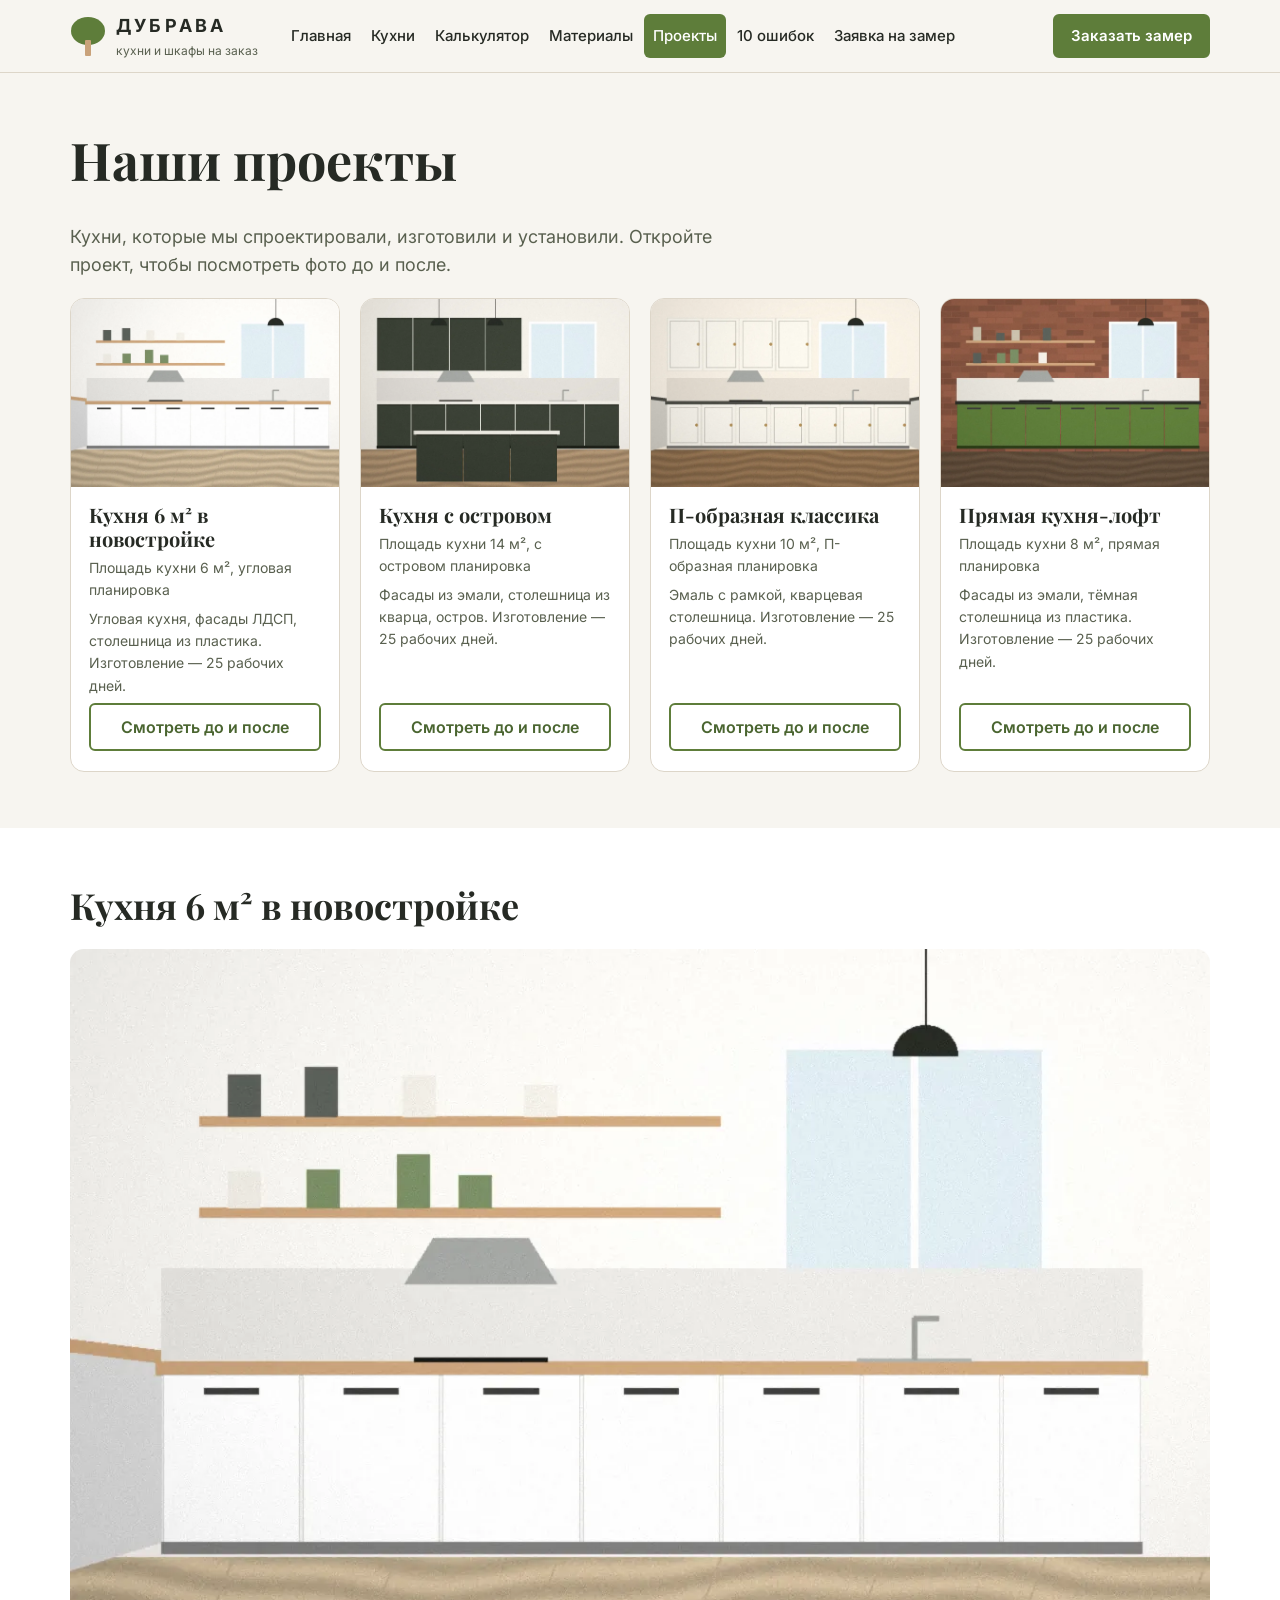
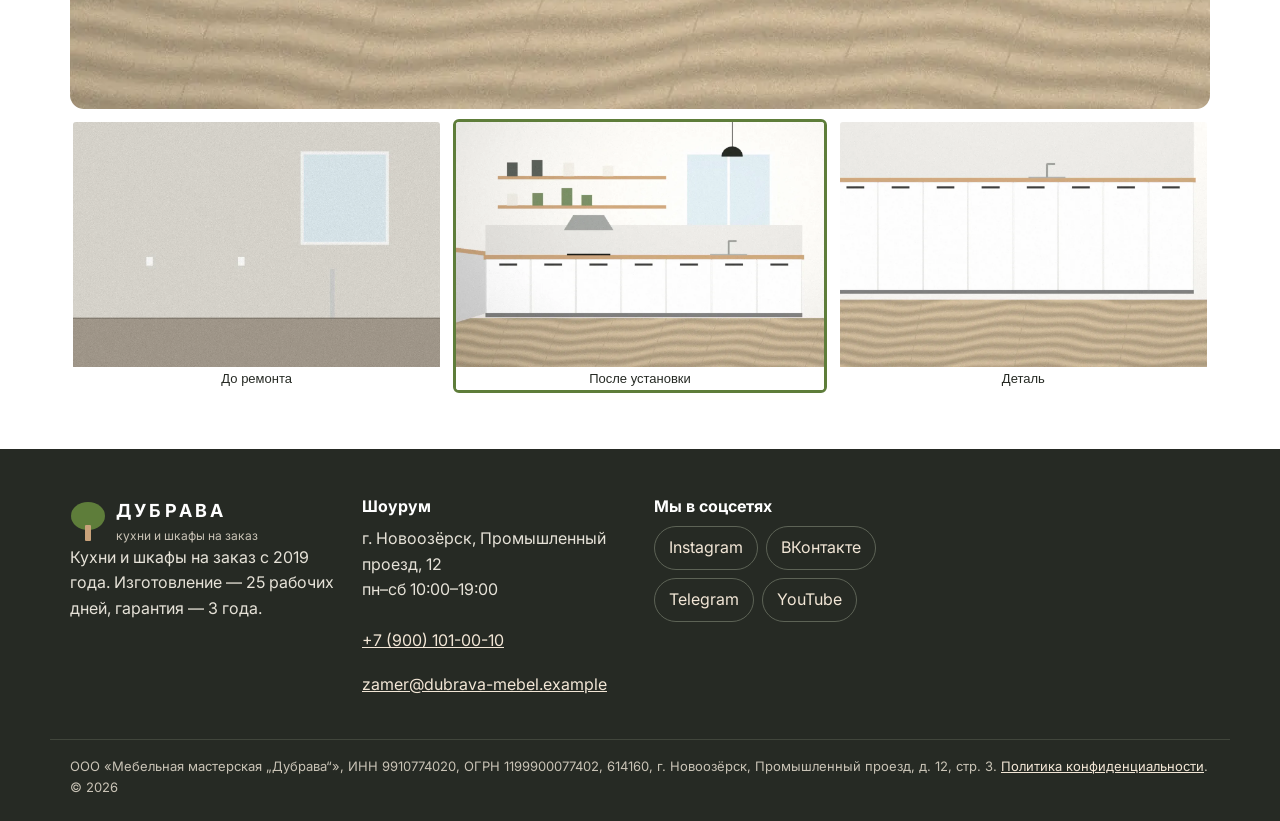
<file: projects.html>
<!DOCTYPE html>
<html lang="ru">
<head>
<meta charset="utf-8">
<!-- Тег Google (gtag.js) ресурса GA4 «ДУБРАВА — сайт» -->
<script async src="https://www.googletagmanager.com/gtag/js?id=G-V7QHEY63GM"></script>
<script>
  window.dataLayer = window.dataLayer || [];
  function gtag(){dataLayer.push(arguments);}
  gtag('js', new Date());
  gtag('config', 'G-V7QHEY63GM');
</script>
<meta name="viewport" content="width=device-width, initial-scale=1">
<title>Наши проекты: кухни до и после — «Дубрава»</title>
<meta name="description" content="Выполненные проекты мастерской «Дубрава»: кухня 6 м² в новостройке, кухня с островом, П-образная классика, кухня-лофт. Фото до и после.">
<meta property="og:type" content="website">
<meta property="og:locale" content="ru_RU">
<meta property="og:site_name" content="Дубрава — кухни и шкафы на заказ">
<meta property="og:title" content="Наши проекты: кухни до и после — «Дубрава»">
<meta property="og:description" content="Выполненные проекты мастерской «Дубрава»: кухня 6 м² в новостройке, кухня с островом, П-образная классика, кухня-лофт. Фото до и после.">
<meta property="og:url" content="https://tz-10-kuhni-dubrava.vercel.app/projects.html">
<meta property="og:image" content="https://tz-10-kuhni-dubrava.vercel.app/img/og.jpg">
<meta property="og:image:width" content="1200">
<meta property="og:image:height" content="630">
<meta name="theme-color" content="#5E7D3A">
<link rel="icon" href="favicon.ico" sizes="any">
<link rel="preconnect" href="https://fonts.googleapis.com">
<link rel="preconnect" href="https://fonts.gstatic.com" crossorigin>
<link rel="stylesheet" href="https://fonts.googleapis.com/css2?family=Inter:wght@400;500;600;700&amp;family=Playfair+Display:wght@700&amp;display=swap">
<link rel="stylesheet" href="css/style.css">
</head>
<body>
<a class="skip-link" href="#main">Перейти к содержанию</a>
<header class="site-header">
  <div class="wrap header-in">
    <a class="logo" href="index.html" aria-label="Дубрава — на главную"><svg viewBox="0 0 36 40" aria-hidden="true"><ellipse cx="18" cy="15" rx="17" ry="14" fill="#5E7D3A"/><rect x="15" y="24" width="6" height="16" rx="1" fill="#C9A27A"/></svg><span><b>ДУБРАВА</b><small>кухни и шкафы на заказ</small></span></a>
    <nav id="menu" class="nav" aria-label="Основное меню"><ul><li><a href="index.html">Главная</a></li><li><a href="kitchens.html">Кухни</a></li><li><a href="calculator.html">Калькулятор</a></li><li><a href="materials.html">Материалы</a></li><li><a href="projects.html" class="is-active" aria-current="page">Проекты</a></li><li><a href="mistakes.html">10 ошибок</a></li><li><a href="contacts.html">Заявка на замер</a></li></ul></nav>
    <a class="header-phone" href="tel:+79001010010" data-event="contact_click" data-contact-type="phone" data-page-section="header">+7 (900) 101-00-10</a>
    <a class="btn btn-sm" href="contacts.html" data-event="cta_click" data-button-name="header_measure" data-page-section="header">Заказать замер</a>
    <button class="burger" type="button" aria-expanded="false" aria-controls="menu" aria-label="Открыть меню"><span></span></button>
  </div>
</header>
<main id="main">

<section class="section" aria-labelledby="p-title">
  <div class="wrap">
    <h1 id="p-title">Наши проекты</h1>
    <p class="lead">Кухни, которые мы спроектировали, изготовили и установили. Откройте проект, чтобы посмотреть фото до и после.</p>
    <div class="grid">
      <article class="card">
        <img src="img/project-6m2-2.webp" alt="Кухня 6 м² в новостройке: готовая кухня" width="1200" height="800" loading="lazy" decoding="async">
        <div class="card-body">
          <h3>Кухня 6 м² в новостройке</h3>
          <p class="card-meta">Площадь кухни 6 м², угловая планировка</p>
          <p class="card-meta">Угловая кухня, фасады ЛДСП, столешница из пластика. Изготовление — 25 рабочих дней.</p>
          <button type="button" class="btn btn-outline project-open" data-event="project_view" data-project-id="p_6m2" data-layout="corner" data-slug="6m2" data-title="Кухня 6 м² в новостройке">Смотреть до и после</button>
        </div>
      </article>
      <article class="card">
        <img src="img/project-ostrov-2.webp" alt="Кухня с островом: готовая кухня" width="1200" height="800" loading="lazy" decoding="async">
        <div class="card-body">
          <h3>Кухня с островом</h3>
          <p class="card-meta">Площадь кухни 14 м², с островом планировка</p>
          <p class="card-meta">Фасады из эмали, столешница из кварца, остров. Изготовление — 25 рабочих дней.</p>
          <button type="button" class="btn btn-outline project-open" data-event="project_view" data-project-id="p_ostrov" data-layout="island" data-slug="ostrov" data-title="Кухня с островом">Смотреть до и после</button>
        </div>
      </article>
      <article class="card">
        <img src="img/project-klassika-2.webp" alt="П-образная классика: готовая кухня" width="1200" height="800" loading="lazy" decoding="async">
        <div class="card-body">
          <h3>П-образная классика</h3>
          <p class="card-meta">Площадь кухни 10 м², П-образная планировка</p>
          <p class="card-meta">Эмаль с рамкой, кварцевая столешница. Изготовление — 25 рабочих дней.</p>
          <button type="button" class="btn btn-outline project-open" data-event="project_view" data-project-id="p_klassika" data-layout="u_shape" data-slug="klassika" data-title="П-образная классика">Смотреть до и после</button>
        </div>
      </article>
      <article class="card">
        <img src="img/project-loft-2.webp" alt="Прямая кухня-лофт: готовая кухня" width="1200" height="800" loading="lazy" decoding="async">
        <div class="card-body">
          <h3>Прямая кухня-лофт</h3>
          <p class="card-meta">Площадь кухни 8 м², прямая планировка</p>
          <p class="card-meta">Фасады из эмали, тёмная столешница из пластика. Изготовление — 25 рабочих дней.</p>
          <button type="button" class="btn btn-outline project-open" data-event="project_view" data-project-id="p_loft" data-layout="straight" data-slug="loft" data-title="Прямая кухня-лофт">Смотреть до и после</button>
        </div>
      </article>
    </div>
  </div>
</section>
<section class="section section-white" id="gallery" aria-labelledby="gallery-title">
  <div class="wrap">
    <h2 id="gallery-title">Кухня 6 м² в новостройке</h2>
    <div class="gallery-main"><img src="img/project-6m2-2.webp" alt="Кухня 6 м² в новостройке: после установки" width="1200" height="800" loading="lazy" decoding="async" id="gallery-img"></div>
    <div class="thumbs"><button type="button" class="thumb" aria-pressed="false" data-event="gallery_view" data-project-id="p_6m2" data-photo-index="1"><img src="img/project-6m2-1.webp" alt="Кухня 6 м² в новостройке: до ремонта" width="1200" height="800" loading="lazy" decoding="async"><span>До ремонта</span></button><button type="button" class="thumb" aria-pressed="true" data-event="gallery_view" data-project-id="p_6m2" data-photo-index="2"><img src="img/project-6m2-2.webp" alt="Кухня 6 м² в новостройке: после установки" width="1200" height="800" loading="lazy" decoding="async"><span>После установки</span></button><button type="button" class="thumb" aria-pressed="false" data-event="gallery_view" data-project-id="p_6m2" data-photo-index="3"><img src="img/project-6m2-3.webp" alt="Кухня 6 м² в новостройке: деталь" width="1200" height="800" loading="lazy" decoding="async"><span>Деталь</span></button></div>
  </div>
</section>
</main>
<footer class="site-footer">
  <div class="wrap footer-grid">
    <div>
      <a class="logo" href="index.html" aria-label="Дубрава — на главную"><svg viewBox="0 0 36 40" aria-hidden="true"><ellipse cx="18" cy="15" rx="17" ry="14" fill="#5E7D3A"/><rect x="15" y="24" width="6" height="16" rx="1" fill="#C9A27A"/></svg><span><b>ДУБРАВА</b><small>кухни и шкафы на заказ</small></span></a>
      <p>Кухни и шкафы на заказ с 2019 года. Изготовление — 25 рабочих дней, гарантия — 3 года.</p>
    </div>
    <div class="footer-contact">
      <h2 class="footer-h">Шоурум</h2>
      <p>г. Новоозёрск, Промышленный проезд, 12<br>пн–сб 10:00–19:00</p>
      <a href="tel:+79001010010" data-event="contact_click" data-contact-type="phone" data-page-section="footer">+7 (900) 101-00-10</a><br>
      <a href="mailto:zamer@dubrava-mebel.example" data-event="contact_click" data-contact-type="email" data-page-section="footer">zamer@dubrava-mebel.example</a>
    </div>
    <div>
      <h2 class="footer-h">Мы в соцсетях</h2>
      <ul class="social"><li><a href="https://www.instagram.com/dubrava_kitchens/" target="_blank" rel="noopener" data-event="social_click" data-network="instagram" data-page-section="footer">Instagram</a></li><li><a href="https://vk.com/dubrava_kitchens" target="_blank" rel="noopener" data-event="social_click" data-network="vk" data-page-section="footer">ВКонтакте</a></li><li><a href="https://t.me/dubrava_kitchens" target="_blank" rel="noopener" data-event="social_click" data-network="telegram" data-page-section="footer">Telegram</a></li><li><a href="https://www.youtube.com/@dubrava_kitchens" target="_blank" rel="noopener" data-event="social_click" data-network="youtube" data-page-section="footer">YouTube</a></li></ul>
    </div>
  </div>
  <div class="wrap footer-legal">
    ООО «Мебельная мастерская „Дубрава“», ИНН 9910774020, ОГРН 1199900077402, 614160, г. Новоозёрск, Промышленный проезд, д. 12, стр. 3.
    <a href="privacy.html">Политика конфиденциальности</a>. © 2026
  </div>
</footer>
<script src="js/analytics.js" defer></script>
<script src="js/main.js" defer></script>
<script src="js/projects.js" defer></script>
</body>
</html>
</file>
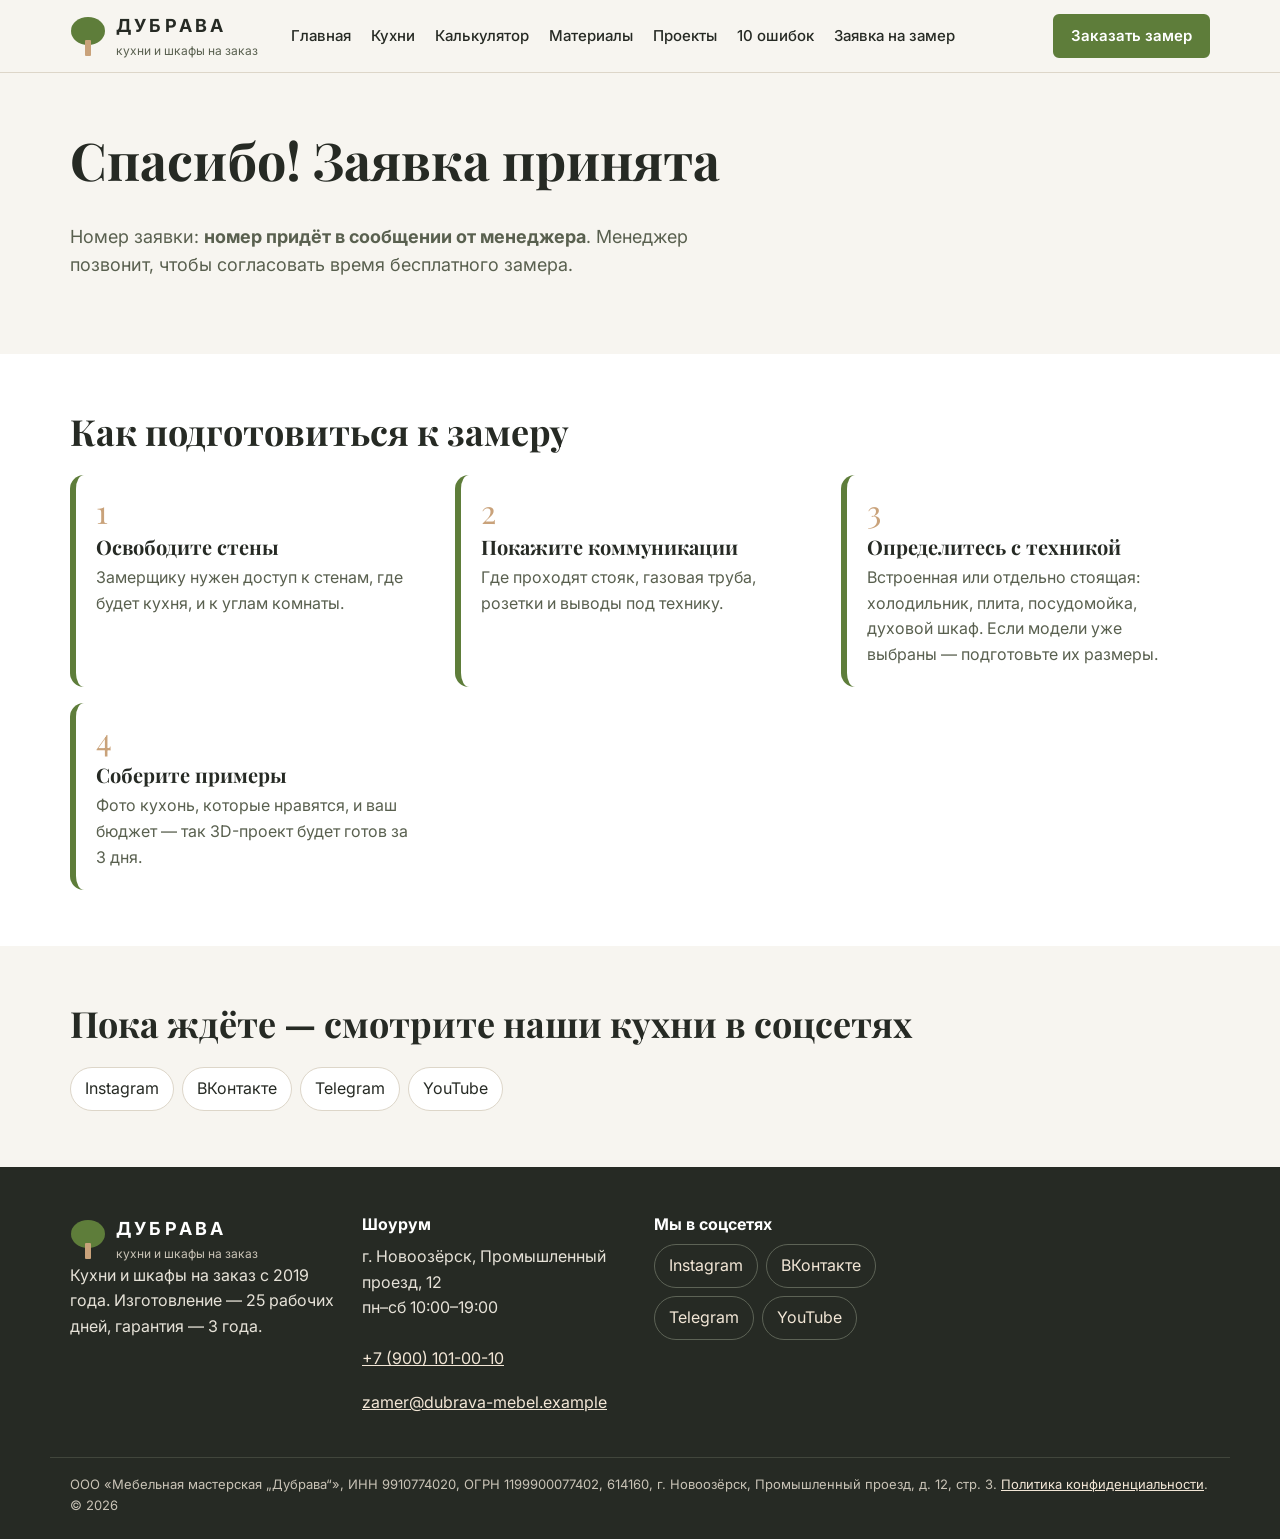
<file: thanks.html>
<!DOCTYPE html>
<html lang="ru">
<head>
<meta charset="utf-8">
<!-- Тег Google (gtag.js) ресурса GA4 «ДУБРАВА — сайт» -->
<script async src="https://www.googletagmanager.com/gtag/js?id=G-V7QHEY63GM"></script>
<script>
  window.dataLayer = window.dataLayer || [];
  function gtag(){dataLayer.push(arguments);}
  gtag('js', new Date());
  gtag('config', 'G-V7QHEY63GM');
</script>
<meta name="viewport" content="width=device-width, initial-scale=1">
<title>Спасибо за заявку — «Дубрава»</title>
<meta name="description" content="Заявка на бесплатный замер принята. Как подготовиться к замеру кухни.">
<meta name="robots" content="noindex">
<meta property="og:type" content="website">
<meta property="og:locale" content="ru_RU">
<meta property="og:site_name" content="Дубрава — кухни и шкафы на заказ">
<meta property="og:title" content="Спасибо за заявку — «Дубрава»">
<meta property="og:description" content="Заявка на бесплатный замер принята. Как подготовиться к замеру кухни.">
<meta property="og:url" content="https://tz-10-kuhni-dubrava.vercel.app/thanks.html">
<meta property="og:image" content="https://tz-10-kuhni-dubrava.vercel.app/img/og.jpg">
<meta property="og:image:width" content="1200">
<meta property="og:image:height" content="630">
<meta name="theme-color" content="#5E7D3A">
<link rel="icon" href="favicon.ico" sizes="any">
<link rel="preconnect" href="https://fonts.googleapis.com">
<link rel="preconnect" href="https://fonts.gstatic.com" crossorigin>
<link rel="stylesheet" href="https://fonts.googleapis.com/css2?family=Inter:wght@400;500;600;700&amp;family=Playfair+Display:wght@700&amp;display=swap">
<link rel="stylesheet" href="css/style.css">
</head>
<body>
<a class="skip-link" href="#main">Перейти к содержанию</a>
<header class="site-header">
  <div class="wrap header-in">
    <a class="logo" href="index.html" aria-label="Дубрава — на главную"><svg viewBox="0 0 36 40" aria-hidden="true"><ellipse cx="18" cy="15" rx="17" ry="14" fill="#5E7D3A"/><rect x="15" y="24" width="6" height="16" rx="1" fill="#C9A27A"/></svg><span><b>ДУБРАВА</b><small>кухни и шкафы на заказ</small></span></a>
    <nav id="menu" class="nav" aria-label="Основное меню"><ul><li><a href="index.html">Главная</a></li><li><a href="kitchens.html">Кухни</a></li><li><a href="calculator.html">Калькулятор</a></li><li><a href="materials.html">Материалы</a></li><li><a href="projects.html">Проекты</a></li><li><a href="mistakes.html">10 ошибок</a></li><li><a href="contacts.html">Заявка на замер</a></li></ul></nav>
    <a class="header-phone" href="tel:+79001010010" data-event="contact_click" data-contact-type="phone" data-page-section="header">+7 (900) 101-00-10</a>
    <a class="btn btn-sm" href="contacts.html" data-event="cta_click" data-button-name="header_measure" data-page-section="header">Заказать замер</a>
    <button class="burger" type="button" aria-expanded="false" aria-controls="menu" aria-label="Открыть меню"><span></span></button>
  </div>
</header>
<main id="main">

<section class="section" aria-labelledby="t-title">
  <div class="wrap">
    <h1 id="t-title">Спасибо! Заявка принята</h1>
    <p class="lead">Номер заявки: <b id="request-number">…</b>. Менеджер позвонит, чтобы согласовать время бесплатного замера.</p>
  </div>
</section>
<section class="section section-white" aria-labelledby="prep-title">
  <div class="wrap">
    <h2 id="prep-title">Как подготовиться к замеру</h2>
    <ol class="steps"><li><h3>Освободите стены</h3><p>Замерщику нужен доступ к стенам, где будет кухня, и к углам комнаты.</p></li><li><h3>Покажите коммуникации</h3><p>Где проходят стояк, газовая труба, розетки и выводы под технику.</p></li><li><h3>Определитесь с техникой</h3><p>Встроенная или отдельно стоящая: холодильник, плита, посудомойка, духовой шкаф. Если модели уже выбраны — подготовьте их размеры.</p></li><li><h3>Соберите примеры</h3><p>Фото кухонь, которые нравятся, и ваш бюджет — так 3D-проект будет готов за 3 дня.</p></li></ol>
  </div>
</section>
<section class="section on-light" aria-labelledby="soc-title">
  <div class="wrap">
    <h2 id="soc-title">Пока ждёте — смотрите наши кухни в соцсетях</h2>
    <ul class="social"><li><a href="https://www.instagram.com/dubrava_kitchens/" target="_blank" rel="noopener" data-event="social_click" data-network="instagram" data-page-section="thanks">Instagram</a></li><li><a href="https://vk.com/dubrava_kitchens" target="_blank" rel="noopener" data-event="social_click" data-network="vk" data-page-section="thanks">ВКонтакте</a></li><li><a href="https://t.me/dubrava_kitchens" target="_blank" rel="noopener" data-event="social_click" data-network="telegram" data-page-section="thanks">Telegram</a></li><li><a href="https://www.youtube.com/@dubrava_kitchens" target="_blank" rel="noopener" data-event="social_click" data-network="youtube" data-page-section="thanks">YouTube</a></li></ul>
  </div>
</section>
</main>
<footer class="site-footer">
  <div class="wrap footer-grid">
    <div>
      <a class="logo" href="index.html" aria-label="Дубрава — на главную"><svg viewBox="0 0 36 40" aria-hidden="true"><ellipse cx="18" cy="15" rx="17" ry="14" fill="#5E7D3A"/><rect x="15" y="24" width="6" height="16" rx="1" fill="#C9A27A"/></svg><span><b>ДУБРАВА</b><small>кухни и шкафы на заказ</small></span></a>
      <p>Кухни и шкафы на заказ с 2019 года. Изготовление — 25 рабочих дней, гарантия — 3 года.</p>
    </div>
    <div class="footer-contact">
      <h2 class="footer-h">Шоурум</h2>
      <p>г. Новоозёрск, Промышленный проезд, 12<br>пн–сб 10:00–19:00</p>
      <a href="tel:+79001010010" data-event="contact_click" data-contact-type="phone" data-page-section="footer">+7 (900) 101-00-10</a><br>
      <a href="mailto:zamer@dubrava-mebel.example" data-event="contact_click" data-contact-type="email" data-page-section="footer">zamer@dubrava-mebel.example</a>
    </div>
    <div>
      <h2 class="footer-h">Мы в соцсетях</h2>
      <ul class="social"><li><a href="https://www.instagram.com/dubrava_kitchens/" target="_blank" rel="noopener" data-event="social_click" data-network="instagram" data-page-section="footer">Instagram</a></li><li><a href="https://vk.com/dubrava_kitchens" target="_blank" rel="noopener" data-event="social_click" data-network="vk" data-page-section="footer">ВКонтакте</a></li><li><a href="https://t.me/dubrava_kitchens" target="_blank" rel="noopener" data-event="social_click" data-network="telegram" data-page-section="footer">Telegram</a></li><li><a href="https://www.youtube.com/@dubrava_kitchens" target="_blank" rel="noopener" data-event="social_click" data-network="youtube" data-page-section="footer">YouTube</a></li></ul>
    </div>
  </div>
  <div class="wrap footer-legal">
    ООО «Мебельная мастерская „Дубрава“», ИНН 9910774020, ОГРН 1199900077402, 614160, г. Новоозёрск, Промышленный проезд, д. 12, стр. 3.
    <a href="privacy.html">Политика конфиденциальности</a>. © 2026
  </div>
</footer>
<script src="js/analytics.js" defer></script>
<script src="js/main.js" defer></script>
<script src="js/form.js" defer></script>
</body>
</html>
</file>
<file: css/style.css>
/* ДУБРАВА — общий стиль сайта.
   Фирменные цвета и шрифты — из раздела 2 технического задания. */
:root {
  --olive: #5E7D3A;
  --olive-dark: #4A6530;
  --oak: #C9A27A;
  --oak-light: #EADBC8;
  --light: #F7F5F0;
  --graphite: #262A24;
  --muted: #59604F;
  --line: #DDD6C9;
  --white: #FFFFFF;
  --error: #A3352A;
  --radius-s: 6px;
  --radius-l: 14px;
  --font-head: "Playfair Display", Georgia, "Times New Roman", serif;
  --font-text: "Inter", "Segoe UI", Arial, sans-serif;
}

*, *::before, *::after { box-sizing: border-box; }
html { -webkit-text-size-adjust: 100%; scroll-behavior: smooth; }
@media (prefers-reduced-motion: reduce) { html { scroll-behavior: auto; } }
body {
  margin: 0;
  font-family: var(--font-text);
  font-size: 1rem;
  line-height: 1.6;
  color: var(--graphite);
  background: var(--light);
  overflow-x: hidden;
}
img { max-width: 100%; height: auto; display: block; }
a { color: var(--olive-dark); }
a:hover { color: var(--graphite); }
:focus-visible { outline: 3px solid var(--oak); outline-offset: 2px; }
h1, h2, h3 { font-family: var(--font-head); line-height: 1.2; margin: 0 0 .6em; font-weight: 700; }
h1 { font-size: clamp(2rem, 5vw, 3.25rem); }
h2 { font-size: clamp(1.5rem, 3.4vw, 2.25rem); }
h3 { font-size: 1.25rem; }
p { margin: 0 0 1em; }

.wrap { width: 100%; max-width: 1180px; margin: 0 auto; padding: 0 20px; }
.section { padding: 56px 0; }
.section-white { background: var(--white); }
.lead { font-size: 1.125rem; color: var(--muted); max-width: 62ch; }
.skip-link { position: absolute; left: -999px; top: 8px; background: var(--graphite); color: var(--white); padding: 10px 16px; z-index: 100; }
.skip-link:focus { left: 8px; }
.visually-hidden { position: absolute; width: 1px; height: 1px; overflow: hidden; clip: rect(0 0 0 0); white-space: nowrap; }

/* Кнопки: высота не меньше 48 px — удобно нажимать пальцем */
.btn {
  display: inline-flex; align-items: center; justify-content: center; gap: 8px;
  min-height: 48px; min-width: 48px; padding: 12px 24px;
  font: 600 1rem/1.2 var(--font-text);
  color: var(--white); background: var(--olive);
  border: 2px solid var(--olive); border-radius: var(--radius-s);
  text-decoration: none; cursor: pointer; text-align: center;
}
.btn:hover { background: var(--olive-dark); border-color: var(--olive-dark); color: var(--white); }
.btn-outline { background: transparent; color: var(--olive-dark); }
.btn-outline:hover { background: var(--olive); color: var(--white); }
.btn-oak { background: var(--oak); border-color: var(--oak); color: var(--graphite); }
.btn-oak:hover { background: var(--oak-light); border-color: var(--oak-light); color: var(--graphite); }
.btn-sm { min-height: 44px; padding: 8px 16px; font-size: .9375rem; }
.btn[disabled], .btn[aria-disabled="true"] { opacity: .6; cursor: wait; }

/* Шапка */
.site-header { position: sticky; top: 0; z-index: 50; background: var(--light); border-bottom: 1px solid var(--line); }
.header-in { display: flex; align-items: center; gap: 16px; min-height: 72px; }
.logo { display: flex; align-items: center; gap: 10px; text-decoration: none; color: var(--graphite); margin-right: auto; }
.logo svg { width: 36px; height: 40px; flex: none; }
.logo b { display: block; font-family: var(--font-text); letter-spacing: .18em; font-size: 1.125rem; }
.logo small { display: block; font-size: .75rem; color: var(--muted); }
.header-phone { display: none; font-weight: 600; color: var(--graphite); text-decoration: none; min-height: 44px; align-items: center; }
.nav ul { list-style: none; margin: 0; padding: 0; }
.nav a { display: flex; align-items: center; min-height: 44px; padding: 0 10px; color: var(--graphite); text-decoration: none; font-weight: 500; border-radius: var(--radius-s); }
.nav a:hover { background: var(--oak-light); }
.nav a.is-active { color: var(--white); background: var(--olive); }
.burger { width: 48px; height: 48px; border: 1px solid var(--line); background: var(--white); border-radius: var(--radius-s); cursor: pointer; position: relative; order: 3; }
.burger span, .burger span::before, .burger span::after { position: absolute; left: 13px; width: 20px; height: 2px; background: var(--graphite); content: ""; }
.burger span { top: 23px; }
.burger span::before { top: -7px; left: 0; }
.burger span::after { top: 7px; left: 0; }
.header-in > .btn { display: none; }
.nav { display: none; position: absolute; left: 0; right: 0; top: 100%; background: var(--light); border-bottom: 1px solid var(--line); padding: 8px 20px 16px; }
.nav.is-open { display: block; }
@media (min-width: 768px) {
  .header-phone { display: inline-flex; }
  .header-in > .btn { display: inline-flex; }
}
@media (min-width: 1180px) {
  .burger { display: none; }
  .nav { display: block; position: static; padding: 0; border: 0; background: none; }
  .nav ul { display: flex; gap: 2px; }
  .nav a { font-size: .9375rem; padding: 0 9px; }
  .logo { margin-right: 8px; }
  .nav { margin-right: auto; }
}

/* Первый экран */
.hero { padding: 40px 0 56px; }
.hero-grid { display: grid; gap: 32px; align-items: center; }
.hero h1 { font-size: clamp(2.25rem, 6vw, 4rem); max-width: 13ch; }
.hero-actions { display: flex; flex-wrap: wrap; gap: 12px; margin: 24px 0; }
.facts { display: grid; grid-template-columns: repeat(3, minmax(0, 1fr)); gap: 12px; list-style: none; padding: 0; margin: 0; }
.facts li { border-top: 3px solid var(--oak); padding-top: 8px; font-size: .875rem; color: var(--muted); }
.facts b { display: block; font-size: 1.125rem; color: var(--graphite); }
.hero-photo { border-radius: var(--radius-l); overflow: hidden; border-bottom: 10px solid var(--oak); }
@media (min-width: 900px) { .hero-grid { grid-template-columns: 1fr 1.1fr; } }

/* Сетки карточек */
.grid { display: grid; gap: 20px; grid-template-columns: repeat(auto-fill, minmax(min(100%, 260px), 1fr)); }
.card { background: var(--white); border: 1px solid var(--line); border-radius: var(--radius-l); overflow: hidden; display: flex; flex-direction: column; }
.card img { aspect-ratio: 10 / 7; object-fit: cover; width: 100%; }
.card-body { padding: 16px 18px 20px; display: flex; flex-direction: column; gap: 6px; flex: 1; }
.card-body h3 { margin: 0; }
.card-meta { font-size: .875rem; color: var(--muted); margin: 0; }
.price { font-weight: 700; font-size: 1.125rem; margin: 4px 0 8px; }
.card-body .btn { margin-top: auto; }
.style-card { text-decoration: none; color: var(--graphite); }
.style-card:hover h3 { color: var(--olive-dark); }

/* Этапы работы — это последовательность, поэтому нумерация */
.steps { list-style: none; counter-reset: step; padding: 0; margin: 0; display: grid; gap: 16px; grid-template-columns: repeat(auto-fill, minmax(min(100%, 300px), 1fr)); }
.steps li { counter-increment: step; background: var(--white); border-radius: var(--radius-l); padding: 20px; border-left: 6px solid var(--olive); }
.steps li::before { content: counter(step); font-family: var(--font-head); font-size: 2rem; color: var(--oak); display: block; line-height: 1; margin-bottom: 8px; }
.steps h3 { margin-bottom: 6px; }
.steps p { margin: 0; color: var(--muted); }

/* Блок-призыв */
.callout { background: var(--olive); color: var(--white); border-radius: var(--radius-l); padding: 32px 24px; display: grid; gap: 16px; align-items: center; }
.callout h2 { color: var(--white); margin: 0; }
.callout p { margin: 0; color: #EEF2E6; }
@media (min-width: 768px) { .callout { grid-template-columns: 1fr auto; padding: 40px; } }

/* Фильтр кухонь */
.filter { display: grid; gap: 16px; margin-bottom: 24px; }
.filter-group { border: 0; padding: 0; margin: 0; }
.filter-group legend { font-weight: 600; margin-bottom: 8px; }
.chips { display: flex; flex-wrap: wrap; gap: 8px; }
.chip { min-height: 44px; padding: 8px 16px; border-radius: 999px; border: 1px solid var(--line); background: var(--white); color: var(--graphite); font: 500 .9375rem var(--font-text); cursor: pointer; }
.chip[aria-pressed="true"] { background: var(--graphite); color: var(--white); border-color: var(--graphite); }
.note { background: var(--oak-light); border-radius: var(--radius-l); padding: 16px 20px; margin-bottom: 24px; }
.empty { padding: 24px; background: var(--white); border-radius: var(--radius-l); }

/* Калькулятор */
.calc { display: grid; gap: 24px; }
@media (min-width: 900px) { .calc { grid-template-columns: 1.2fr 1fr; align-items: start; } }
.panel { background: var(--white); border: 1px solid var(--line); border-radius: var(--radius-l); padding: 24px; }
.field { border: 0; padding: 0; margin: 0 0 20px; }
.field legend, .field > label { display: block; font-weight: 600; margin-bottom: 8px; }
.options { display: grid; gap: 8px; grid-template-columns: repeat(auto-fill, minmax(min(100%, 150px), 1fr)); }
.option { display: flex; align-items: center; gap: 10px; min-height: 48px; padding: 8px 12px; border: 1px solid var(--line); border-radius: var(--radius-s); cursor: pointer; }
.option:has(input:checked) { border-color: var(--olive); background: #EEF2E6; }
.option input { width: 20px; height: 20px; accent-color: var(--olive); flex: none; }
.length-row { display: flex; gap: 12px; align-items: center; }
.length-row input[type="range"] { flex: 1; accent-color: var(--olive); min-height: 44px; }
.length-row input[type="number"] { width: 96px; }
.result { position: sticky; top: 88px; }
.total { font-family: var(--font-head); font-size: clamp(2rem, 6vw, 2.75rem); margin: 0; }
.formula { color: var(--muted); font-size: .9375rem; word-break: break-word; }
.disclaimer { font-size: .9375rem; border-left: 4px solid var(--oak); padding-left: 12px; }
.months { display: grid; grid-template-columns: 1fr 1fr; gap: 8px; margin: 12px 0 20px; }
.month-btn { min-height: 64px; padding: 8px; border-radius: var(--radius-s); border: 1px solid var(--line); background: var(--light); cursor: pointer; font: 500 .9375rem var(--font-text); color: var(--graphite); }
.month-btn b { display: block; font-size: 1.125rem; }
.month-btn[aria-pressed="true"] { border-color: var(--olive); background: #EEF2E6; }

/* Формы */
input[type="text"], input[type="tel"], input[type="email"], input[type="number"], select {
  width: 100%; min-height: 48px; padding: 10px 12px;
  font: 1rem var(--font-text); color: var(--graphite);
  background: var(--white); border: 1px solid #A9A190; border-radius: var(--radius-s);
}
.form-row { margin-bottom: 18px; }
.form-row > label { display: block; font-weight: 600; margin-bottom: 6px; }
.hint { font-size: .875rem; color: var(--muted); margin-top: 4px; }
.error-text { color: var(--error); font-size: .875rem; margin-top: 6px; min-height: 0; }
[aria-invalid="true"] { border-color: var(--error) !important; box-shadow: 0 0 0 2px rgba(163, 53, 42, .15); }
.consent { display: flex; gap: 10px; align-items: flex-start; }
.consent input { width: 24px; height: 24px; margin-top: 2px; accent-color: var(--olive); flex: none; }
.calc-chip { display: flex; flex-wrap: wrap; gap: 8px; align-items: center; background: #EEF2E6; padding: 10px 14px; border-radius: var(--radius-s); }
.form-message { padding: 12px 16px; border-radius: var(--radius-s); background: #F6E1DE; color: var(--error); margin-bottom: 16px; }
.two-cols { display: grid; gap: 24px; }
@media (min-width: 900px) { .two-cols { grid-template-columns: 1.3fr 1fr; align-items: start; } }
.contact-list { list-style: none; padding: 0; margin: 0 0 16px; display: grid; gap: 8px; }
.contact-list a { display: flex; align-items: center; min-height: 48px; padding: 0 14px; background: var(--light); border-radius: var(--radius-s); text-decoration: none; color: var(--graphite); font-weight: 500; }
.contact-list a:hover { background: var(--oak-light); }

/* Материалы, проекты, ошибки */
.material-card[aria-current="true"] { outline: 3px solid var(--olive); }
.facts-list { list-style: none; padding: 0; margin: 0 0 8px; font-size: .9375rem; }
.facts-list li { padding: 4px 0; border-bottom: 1px dashed var(--line); }
.gallery-main { border-radius: var(--radius-l); overflow: hidden; background: var(--white); }
.gallery-main img { width: 100%; aspect-ratio: 3 / 2; object-fit: cover; }
.thumbs { display: grid; grid-template-columns: repeat(3, 1fr); gap: 10px; margin-top: 10px; }
.thumb { padding: 0; border: 3px solid transparent; border-radius: var(--radius-s); overflow: hidden; cursor: pointer; background: none; }
.thumb[aria-pressed="true"] { border-color: var(--olive); }
.thumb span { display: block; font-size: .8125rem; padding: 4px; background: var(--white); color: var(--graphite); }
.mistakes { list-style: none; counter-reset: m; padding: 0; margin: 0; display: grid; gap: 20px; }
.mistake { counter-increment: m; display: grid; gap: 16px; background: var(--white); border-radius: var(--radius-l); padding: 20px; }
.mistake h2 { font-size: 1.375rem; }
.mistake h2::before { content: counter(m) ". "; color: var(--oak); }
@media (min-width: 768px) { .mistake { grid-template-columns: 300px 1fr; align-items: center; } }
.promo { display: flex; flex-wrap: wrap; align-items: center; gap: 12px; }
.promo-code { font: 700 1.75rem/1 var(--font-text); letter-spacing: .12em; background: var(--white); color: var(--graphite); padding: 12px 18px; border-radius: var(--radius-s); border: 2px dashed var(--oak); }
.map-box img { border-radius: var(--radius-l); }
.actions { display: flex; flex-wrap: wrap; gap: 10px; margin-top: 12px; }
.policy { max-width: 76ch; }
.policy h2 { font-size: 1.375rem; margin-top: 1.6em; }

/* Подвал */
.site-footer { background: var(--graphite); color: #E6E2D8; padding: 48px 0 24px; margin-top: 0; }
.site-footer a { color: #F2E6D6; }
.site-footer .logo { color: var(--white); }
.site-footer .logo small { color: #C9C3B6; }
.footer-grid { display: grid; gap: 28px; grid-template-columns: repeat(auto-fill, minmax(min(100%, 240px), 1fr)); }
.footer-h { font-family: var(--font-text); font-size: 1rem; color: var(--white); margin-bottom: 10px; }
.social { list-style: none; padding: 0; margin: 0; display: flex; flex-wrap: wrap; gap: 8px; }
.social a { display: inline-flex; align-items: center; min-height: 44px; padding: 0 14px; border: 1px solid #5D6356; border-radius: 999px; text-decoration: none; }
.social a:hover { background: var(--olive); }
.footer-legal { border-top: 1px solid #41463C; margin-top: 32px; padding-top: 16px; font-size: .8125rem; color: #C9C3B6; }
.site-footer .footer-contact a { display: inline-flex; align-items: center; min-height: 44px; }
.on-light .social a { color: var(--graphite); border-color: var(--line); background: var(--white); }
.on-light .social a:hover { background: var(--oak-light); }
[hidden] { display: none !important; }
.h3 { font-size: 1.25rem; }
/* Уточнения шапки для ширины 1180–1399 px: телефон прячем, чтобы меню уместилось в одну строку */
.nav a, .logo small, .header-phone { white-space: nowrap; }
@media (min-width: 1180px) and (max-width: 1399px) { .header-phone { display: none; } }
.hero h1 { max-width: 15ch; font-size: clamp(2.25rem, 5.5vw, 3.6rem); }
</file>
